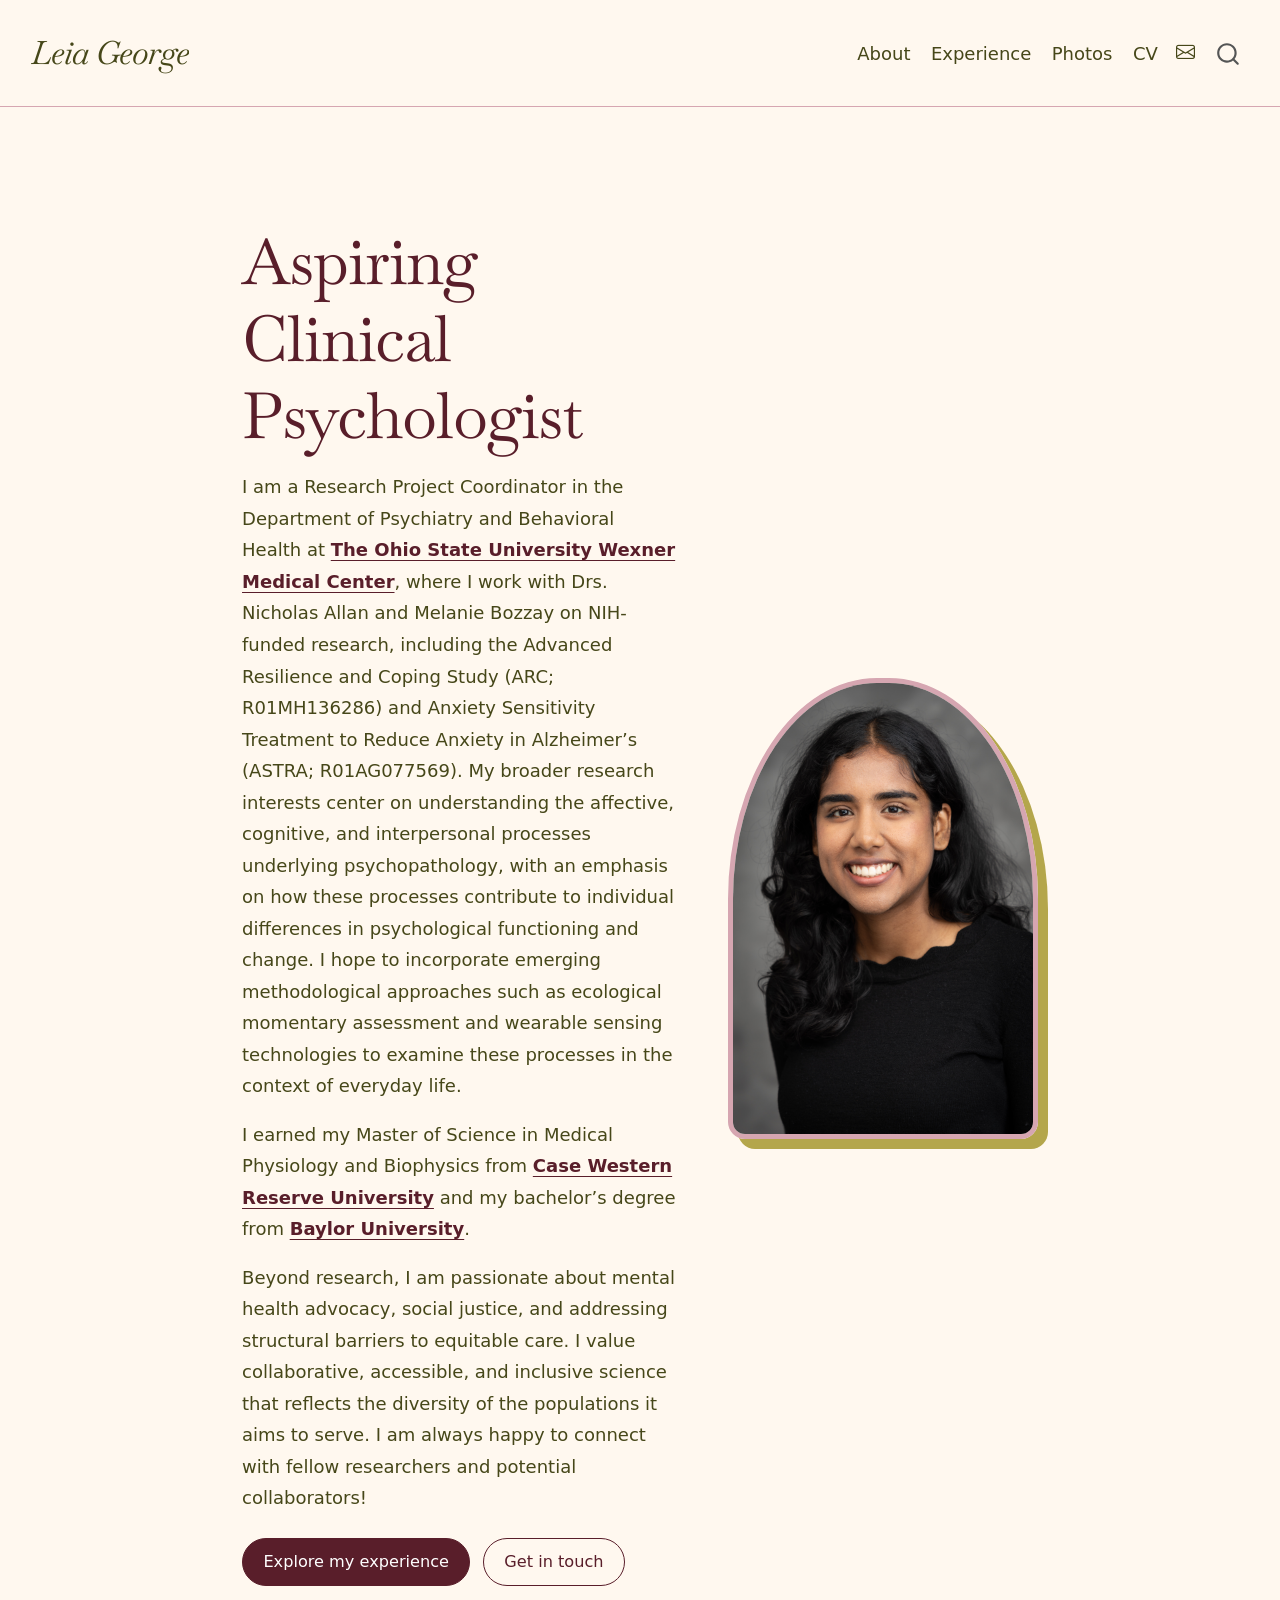
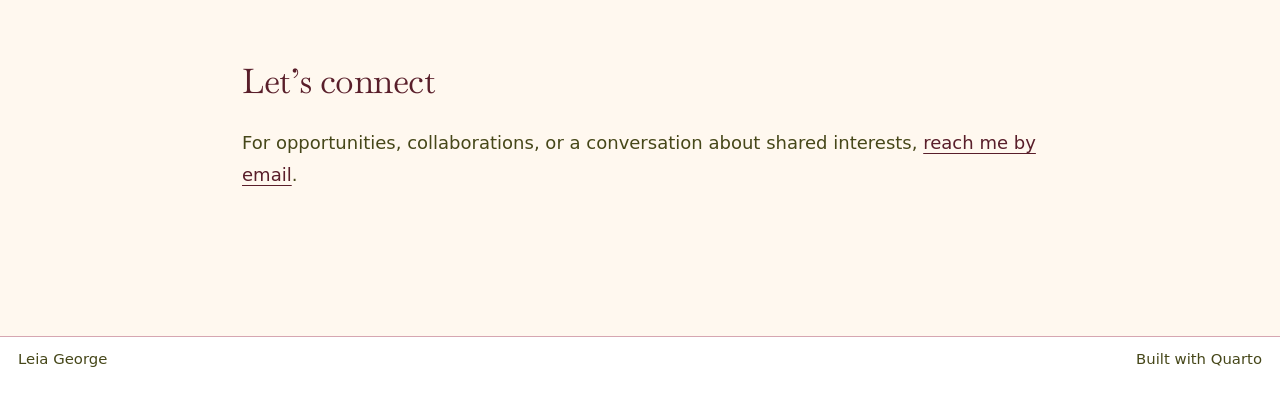
<file: docs/index.html>
<!DOCTYPE html>
<html xmlns="http://www.w3.org/1999/xhtml" lang="en" xml:lang="en"><head>

<meta charset="utf-8">
<meta name="generator" content="quarto-1.4.555">

<meta name="viewport" content="width=device-width, initial-scale=1.0, user-scalable=yes">


<title>Leia George | Clinical care &amp; mental health research</title>
<style>
code{white-space: pre-wrap;}
span.smallcaps{font-variant: small-caps;}
div.columns{display: flex; gap: min(4vw, 1.5em);}
div.column{flex: auto; overflow-x: auto;}
div.hanging-indent{margin-left: 1.5em; text-indent: -1.5em;}
ul.task-list{list-style: none;}
ul.task-list li input[type="checkbox"] {
  width: 0.8em;
  margin: 0 0.8em 0.2em -1em; /* quarto-specific, see https://github.com/quarto-dev/quarto-cli/issues/4556 */ 
  vertical-align: middle;
}
</style>


<script src="site_libs/quarto-nav/quarto-nav.js"></script>
<script src="site_libs/quarto-nav/headroom.min.js"></script>
<script src="site_libs/clipboard/clipboard.min.js"></script>
<script src="site_libs/quarto-search/autocomplete.umd.js"></script>
<script src="site_libs/quarto-search/fuse.min.js"></script>
<script src="site_libs/quarto-search/quarto-search.js"></script>
<meta name="quarto:offset" content="./">
<script src="site_libs/quarto-html/quarto.js"></script>
<script src="site_libs/quarto-html/popper.min.js"></script>
<script src="site_libs/quarto-html/tippy.umd.min.js"></script>
<script src="site_libs/quarto-html/anchor.min.js"></script>
<link href="site_libs/quarto-html/tippy.css" rel="stylesheet">
<link href="site_libs/quarto-html/quarto-syntax-highlighting.css" rel="stylesheet" id="quarto-text-highlighting-styles">
<script src="site_libs/bootstrap/bootstrap.min.js"></script>
<link href="site_libs/bootstrap/bootstrap-icons.css" rel="stylesheet">
<link href="site_libs/bootstrap/bootstrap.min.css" rel="stylesheet" id="quarto-bootstrap" data-mode="light">
<script id="quarto-search-options" type="application/json">{
  "location": "navbar",
  "copy-button": false,
  "collapse-after": 3,
  "panel-placement": "end",
  "type": "overlay",
  "limit": 50,
  "keyboard-shortcut": [
    "f",
    "/",
    "s"
  ],
  "show-item-context": false,
  "language": {
    "search-no-results-text": "No results",
    "search-matching-documents-text": "matching documents",
    "search-copy-link-title": "Copy link to search",
    "search-hide-matches-text": "Hide additional matches",
    "search-more-match-text": "more match in this document",
    "search-more-matches-text": "more matches in this document",
    "search-clear-button-title": "Clear",
    "search-text-placeholder": "",
    "search-detached-cancel-button-title": "Cancel",
    "search-submit-button-title": "Submit",
    "search-label": "Search"
  }
}</script>
<style>html{ scroll-behavior: smooth; }</style>


<link rel="stylesheet" href="portfolio-upright.css">
</head>

<body class="nav-fixed fullcontent">

<div id="quarto-search-results"></div>
  <header id="quarto-header" class="headroom fixed-top">
    <nav class="navbar navbar-expand-lg " data-bs-theme="dark">
      <div class="navbar-container container-fluid">
      <div class="navbar-brand-container mx-auto">
    <a class="navbar-brand" href="./index.html">
    <span class="navbar-title">Leia George</span>
    </a>
  </div>
            <div id="quarto-search" class="" title="Search"></div>
          <button class="navbar-toggler" type="button" data-bs-toggle="collapse" data-bs-target="#navbarCollapse" aria-controls="navbarCollapse" aria-expanded="false" aria-label="Toggle navigation" onclick="if (window.quartoToggleHeadroom) { window.quartoToggleHeadroom(); }">
  <span class="navbar-toggler-icon"></span>
</button>
          <div class="collapse navbar-collapse" id="navbarCollapse">
            <ul class="navbar-nav navbar-nav-scroll ms-auto">
  <li class="nav-item">
    <a class="nav-link" href="./index.html?v=site-upright-20261105"> 
<span class="menu-text">About</span></a>
  </li>  
  <li class="nav-item">
    <a class="nav-link" href="./experience.html?v=site-upright-20261105"> 
<span class="menu-text">Experience</span></a>
  </li>  
  <li class="nav-item">
    <a class="nav-link" href="./photos.html?v=site-upright-20261105"> 
<span class="menu-text">Photos</span></a>
  </li>  
  <li class="nav-item">
    <a class="nav-link" href="./cv.html?v=site-upright-20261105"> 
<span class="menu-text">CV</span></a>
  </li>  
  <li class="nav-item compact">
    <a class="nav-link" href="mailto:Leia.george@osumc.edu"> <i class="bi bi-envelope" role="img" aria-label="Email Leia">
</i> 
<span class="menu-text"></span></a>
  </li>  
</ul>
          </div> <!-- /navcollapse -->
          <div class="quarto-navbar-tools">
</div>
      </div> <!-- /container-fluid -->
    </nav>
</header>
<!-- content -->
<div id="quarto-content" class="quarto-container page-columns page-rows-contents page-layout-article page-navbar">
<!-- sidebar -->
<!-- margin-sidebar -->
    
<!-- main -->
<main class="content" id="quarto-document-content">

<header id="title-block-header" class="quarto-title-block default">
<div class="quarto-title">
<h1 class="title">Leia George</h1>
</div>



<div class="quarto-title-meta">

    
  
    
  </div>
  


</header>


<div class="portfolio-hero">
<section id="aspiring-clinical-psychologist" class="level1 hero-copy">
<h1>Aspiring Clinical Psychologist</h1>
<p>I am a Research Project Coordinator in the Department of Psychiatry and Behavioral Health at <a href="https://wexnermedical.osu.edu/"><strong>The Ohio State University Wexner Medical Center</strong></a>, where I work with Drs. Nicholas Allan and Melanie Bozzay on NIH-funded research, including the Advanced Resilience and Coping Study (ARC; R01MH136286) and Anxiety Sensitivity Treatment to Reduce Anxiety in Alzheimer’s (ASTRA; R01AG077569). My broader research interests center on understanding the affective, cognitive, and interpersonal processes underlying psychopathology, with an emphasis on how these processes contribute to individual differences in psychological functioning and change. I hope to incorporate emerging methodological approaches such as ecological momentary assessment and wearable sensing technologies to examine these processes in the context of everyday life.</p>
<p>I earned my Master of Science in Medical Physiology and Biophysics from <a href="https://case.edu/"><strong>Case Western Reserve University</strong></a> and my bachelor’s degree from <a href="https://www.baylor.edu/"><strong>Baylor University</strong></a>.</p>
<p>Beyond research, I am passionate about mental health advocacy, social justice, and addressing structural barriers to equitable care. I value collaborative, accessible, and inclusive science that reflects the diversity of the populations it aims to serve. I am always happy to connect with fellow researchers and potential collaborators!</p>
<p><a href="experience.html?v=site-upright-20261105" class="btn btn-primary">Explore my experience</a> <a href="mailto:Leia.george@osumc.edu" class="btn btn-outline-primary">Get in touch</a></p>
</section>
<div class="hero-photo">
<p><img src="assets/headshot.jpg" class="img-fluid" alt="Portrait of Leia George"></p>
</div>
</div>
<section id="lets-connect" class="level2">
<h2 class="anchored" data-anchor-id="lets-connect">Let’s connect</h2>
<p>For opportunities, collaborations, or a conversation about shared interests, <a href="mailto:Leia.george@osumc.edu">reach me by email</a>.</p>


</section>

</main> <!-- /main -->
<script id="quarto-html-after-body" type="application/javascript">
window.document.addEventListener("DOMContentLoaded", function (event) {
  const toggleBodyColorMode = (bsSheetEl) => {
    const mode = bsSheetEl.getAttribute("data-mode");
    const bodyEl = window.document.querySelector("body");
    if (mode === "dark") {
      bodyEl.classList.add("quarto-dark");
      bodyEl.classList.remove("quarto-light");
    } else {
      bodyEl.classList.add("quarto-light");
      bodyEl.classList.remove("quarto-dark");
    }
  }
  const toggleBodyColorPrimary = () => {
    const bsSheetEl = window.document.querySelector("link#quarto-bootstrap");
    if (bsSheetEl) {
      toggleBodyColorMode(bsSheetEl);
    }
  }
  toggleBodyColorPrimary();  
  const icon = "";
  const anchorJS = new window.AnchorJS();
  anchorJS.options = {
    placement: 'right',
    icon: icon
  };
  anchorJS.add('.anchored');
  const isCodeAnnotation = (el) => {
    for (const clz of el.classList) {
      if (clz.startsWith('code-annotation-')) {                     
        return true;
      }
    }
    return false;
  }
  const clipboard = new window.ClipboardJS('.code-copy-button', {
    text: function(trigger) {
      const codeEl = trigger.previousElementSibling.cloneNode(true);
      for (const childEl of codeEl.children) {
        if (isCodeAnnotation(childEl)) {
          childEl.remove();
        }
      }
      return codeEl.innerText;
    }
  });
  clipboard.on('success', function(e) {
    // button target
    const button = e.trigger;
    // don't keep focus
    button.blur();
    // flash "checked"
    button.classList.add('code-copy-button-checked');
    var currentTitle = button.getAttribute("title");
    button.setAttribute("title", "Copied!");
    let tooltip;
    if (window.bootstrap) {
      button.setAttribute("data-bs-toggle", "tooltip");
      button.setAttribute("data-bs-placement", "left");
      button.setAttribute("data-bs-title", "Copied!");
      tooltip = new bootstrap.Tooltip(button, 
        { trigger: "manual", 
          customClass: "code-copy-button-tooltip",
          offset: [0, -8]});
      tooltip.show();    
    }
    setTimeout(function() {
      if (tooltip) {
        tooltip.hide();
        button.removeAttribute("data-bs-title");
        button.removeAttribute("data-bs-toggle");
        button.removeAttribute("data-bs-placement");
      }
      button.setAttribute("title", currentTitle);
      button.classList.remove('code-copy-button-checked');
    }, 1000);
    // clear code selection
    e.clearSelection();
  });
    var localhostRegex = new RegExp(/^(?:http|https):\/\/localhost\:?[0-9]*\//);
    var mailtoRegex = new RegExp(/^mailto:/);
      var filterRegex = new RegExp('/' + window.location.host + '/');
    var isInternal = (href) => {
        return filterRegex.test(href) || localhostRegex.test(href) || mailtoRegex.test(href);
    }
    // Inspect non-navigation links and adorn them if external
 	var links = window.document.querySelectorAll('a[href]:not(.nav-link):not(.navbar-brand):not(.toc-action):not(.sidebar-link):not(.sidebar-item-toggle):not(.pagination-link):not(.no-external):not([aria-hidden]):not(.dropdown-item):not(.quarto-navigation-tool)');
    for (var i=0; i<links.length; i++) {
      const link = links[i];
      if (!isInternal(link.href)) {
        // undo the damage that might have been done by quarto-nav.js in the case of
        // links that we want to consider external
        if (link.dataset.originalHref !== undefined) {
          link.href = link.dataset.originalHref;
        }
      }
    }
  function tippyHover(el, contentFn, onTriggerFn, onUntriggerFn) {
    const config = {
      allowHTML: true,
      maxWidth: 500,
      delay: 100,
      arrow: false,
      appendTo: function(el) {
          return el.parentElement;
      },
      interactive: true,
      interactiveBorder: 10,
      theme: 'quarto',
      placement: 'bottom-start',
    };
    if (contentFn) {
      config.content = contentFn;
    }
    if (onTriggerFn) {
      config.onTrigger = onTriggerFn;
    }
    if (onUntriggerFn) {
      config.onUntrigger = onUntriggerFn;
    }
    window.tippy(el, config); 
  }
  const noterefs = window.document.querySelectorAll('a[role="doc-noteref"]');
  for (var i=0; i<noterefs.length; i++) {
    const ref = noterefs[i];
    tippyHover(ref, function() {
      // use id or data attribute instead here
      let href = ref.getAttribute('data-footnote-href') || ref.getAttribute('href');
      try { href = new URL(href).hash; } catch {}
      const id = href.replace(/^#\/?/, "");
      const note = window.document.getElementById(id);
      if (note) {
        return note.innerHTML;
      } else {
        return "";
      }
    });
  }
  const xrefs = window.document.querySelectorAll('a.quarto-xref');
  const processXRef = (id, note) => {
    // Strip column container classes
    const stripColumnClz = (el) => {
      el.classList.remove("page-full", "page-columns");
      if (el.children) {
        for (const child of el.children) {
          stripColumnClz(child);
        }
      }
    }
    stripColumnClz(note)
    if (id === null || id.startsWith('sec-')) {
      // Special case sections, only their first couple elements
      const container = document.createElement("div");
      if (note.children && note.children.length > 2) {
        container.appendChild(note.children[0].cloneNode(true));
        for (let i = 1; i < note.children.length; i++) {
          const child = note.children[i];
          if (child.tagName === "P" && child.innerText === "") {
            continue;
          } else {
            container.appendChild(child.cloneNode(true));
            break;
          }
        }
        if (window.Quarto?.typesetMath) {
          window.Quarto.typesetMath(container);
        }
        return container.innerHTML
      } else {
        if (window.Quarto?.typesetMath) {
          window.Quarto.typesetMath(note);
        }
        return note.innerHTML;
      }
    } else {
      // Remove any anchor links if they are present
      const anchorLink = note.querySelector('a.anchorjs-link');
      if (anchorLink) {
        anchorLink.remove();
      }
      if (window.Quarto?.typesetMath) {
        window.Quarto.typesetMath(note);
      }
      // TODO in 1.5, we should make sure this works without a callout special case
      if (note.classList.contains("callout")) {
        return note.outerHTML;
      } else {
        return note.innerHTML;
      }
    }
  }
  for (var i=0; i<xrefs.length; i++) {
    const xref = xrefs[i];
    tippyHover(xref, undefined, function(instance) {
      instance.disable();
      let url = xref.getAttribute('href');
      let hash = undefined; 
      if (url.startsWith('#')) {
        hash = url;
      } else {
        try { hash = new URL(url).hash; } catch {}
      }
      if (hash) {
        const id = hash.replace(/^#\/?/, "");
        const note = window.document.getElementById(id);
        if (note !== null) {
          try {
            const html = processXRef(id, note.cloneNode(true));
            instance.setContent(html);
          } finally {
            instance.enable();
            instance.show();
          }
        } else {
          // See if we can fetch this
          fetch(url.split('#')[0])
          .then(res => res.text())
          .then(html => {
            const parser = new DOMParser();
            const htmlDoc = parser.parseFromString(html, "text/html");
            const note = htmlDoc.getElementById(id);
            if (note !== null) {
              const html = processXRef(id, note);
              instance.setContent(html);
            } 
          }).finally(() => {
            instance.enable();
            instance.show();
          });
        }
      } else {
        // See if we can fetch a full url (with no hash to target)
        // This is a special case and we should probably do some content thinning / targeting
        fetch(url)
        .then(res => res.text())
        .then(html => {
          const parser = new DOMParser();
          const htmlDoc = parser.parseFromString(html, "text/html");
          const note = htmlDoc.querySelector('main.content');
          if (note !== null) {
            // This should only happen for chapter cross references
            // (since there is no id in the URL)
            // remove the first header
            if (note.children.length > 0 && note.children[0].tagName === "HEADER") {
              note.children[0].remove();
            }
            const html = processXRef(null, note);
            instance.setContent(html);
          } 
        }).finally(() => {
          instance.enable();
          instance.show();
        });
      }
    }, function(instance) {
    });
  }
      let selectedAnnoteEl;
      const selectorForAnnotation = ( cell, annotation) => {
        let cellAttr = 'data-code-cell="' + cell + '"';
        let lineAttr = 'data-code-annotation="' +  annotation + '"';
        const selector = 'span[' + cellAttr + '][' + lineAttr + ']';
        return selector;
      }
      const selectCodeLines = (annoteEl) => {
        const doc = window.document;
        const targetCell = annoteEl.getAttribute("data-target-cell");
        const targetAnnotation = annoteEl.getAttribute("data-target-annotation");
        const annoteSpan = window.document.querySelector(selectorForAnnotation(targetCell, targetAnnotation));
        const lines = annoteSpan.getAttribute("data-code-lines").split(",");
        const lineIds = lines.map((line) => {
          return targetCell + "-" + line;
        })
        let top = null;
        let height = null;
        let parent = null;
        if (lineIds.length > 0) {
            //compute the position of the single el (top and bottom and make a div)
            const el = window.document.getElementById(lineIds[0]);
            top = el.offsetTop;
            height = el.offsetHeight;
            parent = el.parentElement.parentElement;
          if (lineIds.length > 1) {
            const lastEl = window.document.getElementById(lineIds[lineIds.length - 1]);
            const bottom = lastEl.offsetTop + lastEl.offsetHeight;
            height = bottom - top;
          }
          if (top !== null && height !== null && parent !== null) {
            // cook up a div (if necessary) and position it 
            let div = window.document.getElementById("code-annotation-line-highlight");
            if (div === null) {
              div = window.document.createElement("div");
              div.setAttribute("id", "code-annotation-line-highlight");
              div.style.position = 'absolute';
              parent.appendChild(div);
            }
            div.style.top = top - 2 + "px";
            div.style.height = height + 4 + "px";
            div.style.left = 0;
            let gutterDiv = window.document.getElementById("code-annotation-line-highlight-gutter");
            if (gutterDiv === null) {
              gutterDiv = window.document.createElement("div");
              gutterDiv.setAttribute("id", "code-annotation-line-highlight-gutter");
              gutterDiv.style.position = 'absolute';
              const codeCell = window.document.getElementById(targetCell);
              const gutter = codeCell.querySelector('.code-annotation-gutter');
              gutter.appendChild(gutterDiv);
            }
            gutterDiv.style.top = top - 2 + "px";
            gutterDiv.style.height = height + 4 + "px";
          }
          selectedAnnoteEl = annoteEl;
        }
      };
      const unselectCodeLines = () => {
        const elementsIds = ["code-annotation-line-highlight", "code-annotation-line-highlight-gutter"];
        elementsIds.forEach((elId) => {
          const div = window.document.getElementById(elId);
          if (div) {
            div.remove();
          }
        });
        selectedAnnoteEl = undefined;
      };
        // Handle positioning of the toggle
    window.addEventListener(
      "resize",
      throttle(() => {
        elRect = undefined;
        if (selectedAnnoteEl) {
          selectCodeLines(selectedAnnoteEl);
        }
      }, 10)
    );
    function throttle(fn, ms) {
    let throttle = false;
    let timer;
      return (...args) => {
        if(!throttle) { // first call gets through
            fn.apply(this, args);
            throttle = true;
        } else { // all the others get throttled
            if(timer) clearTimeout(timer); // cancel #2
            timer = setTimeout(() => {
              fn.apply(this, args);
              timer = throttle = false;
            }, ms);
        }
      };
    }
      // Attach click handler to the DT
      const annoteDls = window.document.querySelectorAll('dt[data-target-cell]');
      for (const annoteDlNode of annoteDls) {
        annoteDlNode.addEventListener('click', (event) => {
          const clickedEl = event.target;
          if (clickedEl !== selectedAnnoteEl) {
            unselectCodeLines();
            const activeEl = window.document.querySelector('dt[data-target-cell].code-annotation-active');
            if (activeEl) {
              activeEl.classList.remove('code-annotation-active');
            }
            selectCodeLines(clickedEl);
            clickedEl.classList.add('code-annotation-active');
          } else {
            // Unselect the line
            unselectCodeLines();
            clickedEl.classList.remove('code-annotation-active');
          }
        });
      }
  const findCites = (el) => {
    const parentEl = el.parentElement;
    if (parentEl) {
      const cites = parentEl.dataset.cites;
      if (cites) {
        return {
          el,
          cites: cites.split(' ')
        };
      } else {
        return findCites(el.parentElement)
      }
    } else {
      return undefined;
    }
  };
  var bibliorefs = window.document.querySelectorAll('a[role="doc-biblioref"]');
  for (var i=0; i<bibliorefs.length; i++) {
    const ref = bibliorefs[i];
    const citeInfo = findCites(ref);
    if (citeInfo) {
      tippyHover(citeInfo.el, function() {
        var popup = window.document.createElement('div');
        citeInfo.cites.forEach(function(cite) {
          var citeDiv = window.document.createElement('div');
          citeDiv.classList.add('hanging-indent');
          citeDiv.classList.add('csl-entry');
          var biblioDiv = window.document.getElementById('ref-' + cite);
          if (biblioDiv) {
            citeDiv.innerHTML = biblioDiv.innerHTML;
          }
          popup.appendChild(citeDiv);
        });
        return popup.innerHTML;
      });
    }
  }
});
</script>
</div> <!-- /content -->
<footer class="footer">
  <div class="nav-footer">
    <div class="nav-footer-left">
<p>Leia George</p>
</div>   
    <div class="nav-footer-center">
      &nbsp;
    </div>
    <div class="nav-footer-right">
<p>Built with Quarto</p>
</div>
  </div>
</footer>




<script src="site_libs/quarto-html/zenscroll-min.js"></script>
</body></html>
</file>
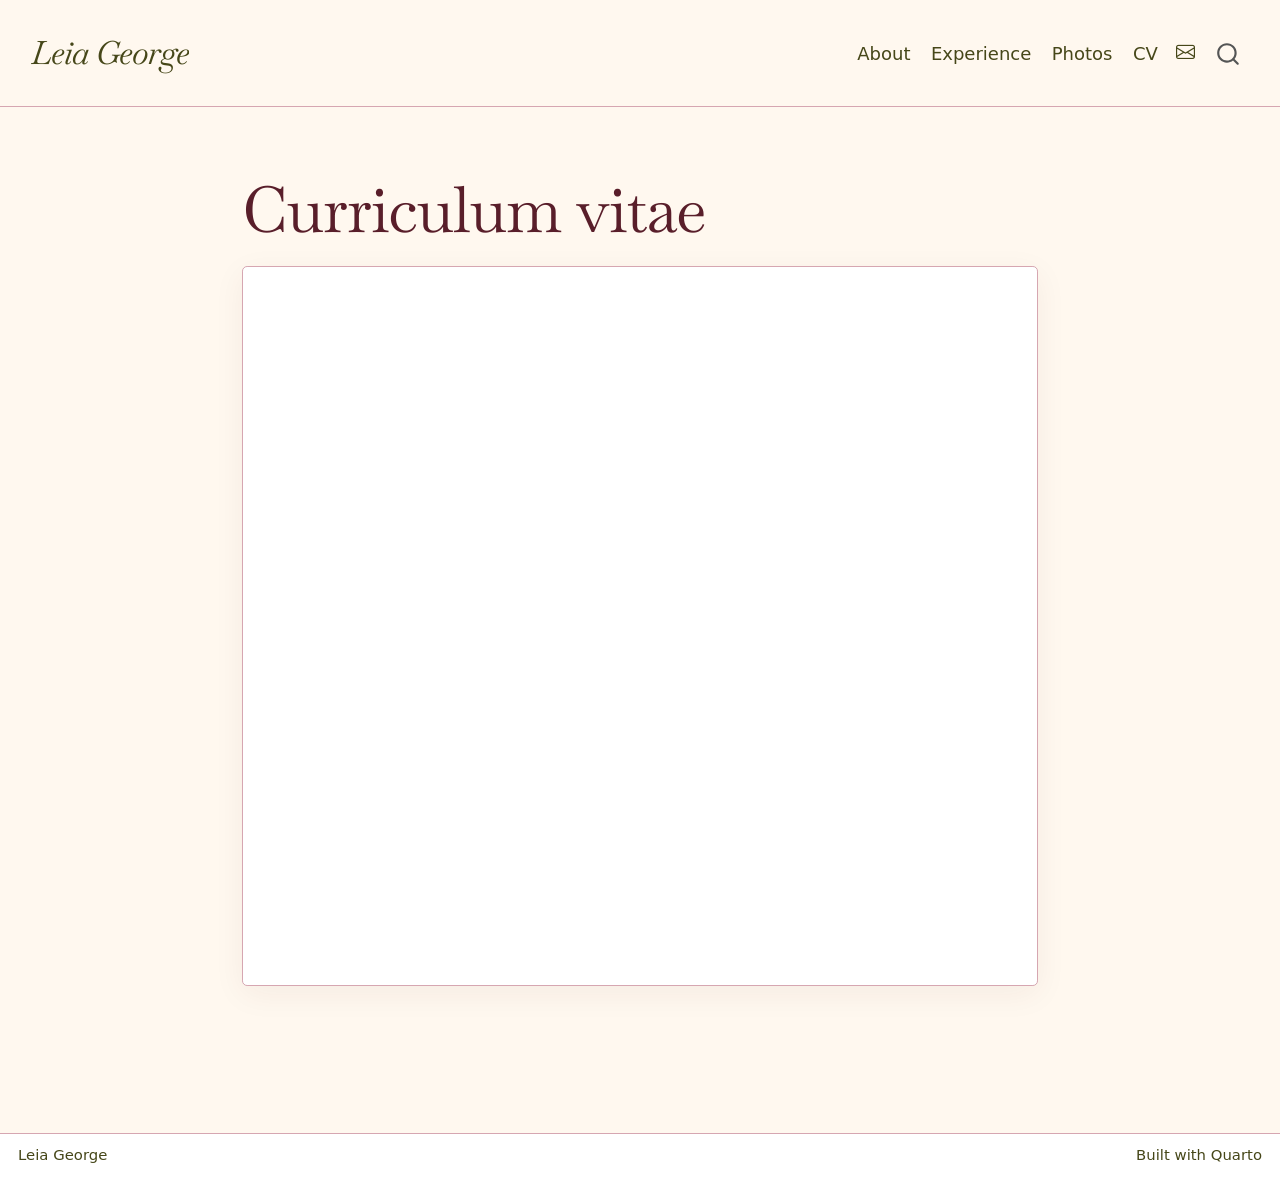
<file: docs/cv.html>
<!DOCTYPE html>
<html xmlns="http://www.w3.org/1999/xhtml" lang="en" xml:lang="en"><head>

<meta charset="utf-8">
<meta name="generator" content="quarto-1.4.555">

<meta name="viewport" content="width=device-width, initial-scale=1.0, user-scalable=yes">


<title>Leia George - Curriculum vitae</title>
<style>
code{white-space: pre-wrap;}
span.smallcaps{font-variant: small-caps;}
div.columns{display: flex; gap: min(4vw, 1.5em);}
div.column{flex: auto; overflow-x: auto;}
div.hanging-indent{margin-left: 1.5em; text-indent: -1.5em;}
ul.task-list{list-style: none;}
ul.task-list li input[type="checkbox"] {
  width: 0.8em;
  margin: 0 0.8em 0.2em -1em; /* quarto-specific, see https://github.com/quarto-dev/quarto-cli/issues/4556 */ 
  vertical-align: middle;
}
</style>


<script src="site_libs/quarto-nav/quarto-nav.js"></script>
<script src="site_libs/quarto-nav/headroom.min.js"></script>
<script src="site_libs/clipboard/clipboard.min.js"></script>
<script src="site_libs/quarto-search/autocomplete.umd.js"></script>
<script src="site_libs/quarto-search/fuse.min.js"></script>
<script src="site_libs/quarto-search/quarto-search.js"></script>
<meta name="quarto:offset" content="./">
<script src="site_libs/quarto-html/quarto.js"></script>
<script src="site_libs/quarto-html/popper.min.js"></script>
<script src="site_libs/quarto-html/tippy.umd.min.js"></script>
<script src="site_libs/quarto-html/anchor.min.js"></script>
<link href="site_libs/quarto-html/tippy.css" rel="stylesheet">
<link href="site_libs/quarto-html/quarto-syntax-highlighting.css" rel="stylesheet" id="quarto-text-highlighting-styles">
<script src="site_libs/bootstrap/bootstrap.min.js"></script>
<link href="site_libs/bootstrap/bootstrap-icons.css" rel="stylesheet">
<link href="site_libs/bootstrap/bootstrap.min.css" rel="stylesheet" id="quarto-bootstrap" data-mode="light">
<script id="quarto-search-options" type="application/json">{
  "location": "navbar",
  "copy-button": false,
  "collapse-after": 3,
  "panel-placement": "end",
  "type": "overlay",
  "limit": 50,
  "keyboard-shortcut": [
    "f",
    "/",
    "s"
  ],
  "show-item-context": false,
  "language": {
    "search-no-results-text": "No results",
    "search-matching-documents-text": "matching documents",
    "search-copy-link-title": "Copy link to search",
    "search-hide-matches-text": "Hide additional matches",
    "search-more-match-text": "more match in this document",
    "search-more-matches-text": "more matches in this document",
    "search-clear-button-title": "Clear",
    "search-text-placeholder": "",
    "search-detached-cancel-button-title": "Cancel",
    "search-submit-button-title": "Submit",
    "search-label": "Search"
  }
}</script>
<style>html{ scroll-behavior: smooth; }</style>


<link rel="stylesheet" href="portfolio-upright.css">
</head>

<body class="nav-fixed fullcontent">

<div id="quarto-search-results"></div>
  <header id="quarto-header" class="headroom fixed-top">
    <nav class="navbar navbar-expand-lg " data-bs-theme="dark">
      <div class="navbar-container container-fluid">
      <div class="navbar-brand-container mx-auto">
    <a class="navbar-brand" href="./index.html">
    <span class="navbar-title">Leia George</span>
    </a>
  </div>
            <div id="quarto-search" class="" title="Search"></div>
          <button class="navbar-toggler" type="button" data-bs-toggle="collapse" data-bs-target="#navbarCollapse" aria-controls="navbarCollapse" aria-expanded="false" aria-label="Toggle navigation" onclick="if (window.quartoToggleHeadroom) { window.quartoToggleHeadroom(); }">
  <span class="navbar-toggler-icon"></span>
</button>
          <div class="collapse navbar-collapse" id="navbarCollapse">
            <ul class="navbar-nav navbar-nav-scroll ms-auto">
  <li class="nav-item">
    <a class="nav-link" href="./index.html?v=site-upright-20261105"> 
<span class="menu-text">About</span></a>
  </li>  
  <li class="nav-item">
    <a class="nav-link" href="./experience.html?v=site-upright-20261105"> 
<span class="menu-text">Experience</span></a>
  </li>  
  <li class="nav-item">
    <a class="nav-link" href="./photos.html?v=site-upright-20261105"> 
<span class="menu-text">Photos</span></a>
  </li>  
  <li class="nav-item">
    <a class="nav-link" href="./cv.html?v=site-upright-20261105"> 
<span class="menu-text">CV</span></a>
  </li>  
  <li class="nav-item compact">
    <a class="nav-link" href="mailto:Leia.george@osumc.edu"> <i class="bi bi-envelope" role="img" aria-label="Email Leia">
</i> 
<span class="menu-text"></span></a>
  </li>  
</ul>
          </div> <!-- /navcollapse -->
          <div class="quarto-navbar-tools">
</div>
      </div> <!-- /container-fluid -->
    </nav>
</header>
<!-- content -->
<div id="quarto-content" class="quarto-container page-columns page-rows-contents page-layout-article page-navbar">
<!-- sidebar -->
<!-- margin-sidebar -->
    
<!-- main -->
<main class="content" id="quarto-document-content">

<header id="title-block-header" class="quarto-title-block default">
<div class="quarto-title">
<h1 class="title">Curriculum vitae</h1>
</div>



<div class="quarto-title-meta">

    
  
    
  </div>
  


</header>


<iframe class="cv-viewer" src="assets/leia-george-cv.pdf#toolbar=0&amp;navpanes=0&amp;view=FitH" title="Leia George's curriculum vitae" loading="lazy"></iframe>



</main> <!-- /main -->
<script id="quarto-html-after-body" type="application/javascript">
window.document.addEventListener("DOMContentLoaded", function (event) {
  const toggleBodyColorMode = (bsSheetEl) => {
    const mode = bsSheetEl.getAttribute("data-mode");
    const bodyEl = window.document.querySelector("body");
    if (mode === "dark") {
      bodyEl.classList.add("quarto-dark");
      bodyEl.classList.remove("quarto-light");
    } else {
      bodyEl.classList.add("quarto-light");
      bodyEl.classList.remove("quarto-dark");
    }
  }
  const toggleBodyColorPrimary = () => {
    const bsSheetEl = window.document.querySelector("link#quarto-bootstrap");
    if (bsSheetEl) {
      toggleBodyColorMode(bsSheetEl);
    }
  }
  toggleBodyColorPrimary();  
  const icon = "";
  const anchorJS = new window.AnchorJS();
  anchorJS.options = {
    placement: 'right',
    icon: icon
  };
  anchorJS.add('.anchored');
  const isCodeAnnotation = (el) => {
    for (const clz of el.classList) {
      if (clz.startsWith('code-annotation-')) {                     
        return true;
      }
    }
    return false;
  }
  const clipboard = new window.ClipboardJS('.code-copy-button', {
    text: function(trigger) {
      const codeEl = trigger.previousElementSibling.cloneNode(true);
      for (const childEl of codeEl.children) {
        if (isCodeAnnotation(childEl)) {
          childEl.remove();
        }
      }
      return codeEl.innerText;
    }
  });
  clipboard.on('success', function(e) {
    // button target
    const button = e.trigger;
    // don't keep focus
    button.blur();
    // flash "checked"
    button.classList.add('code-copy-button-checked');
    var currentTitle = button.getAttribute("title");
    button.setAttribute("title", "Copied!");
    let tooltip;
    if (window.bootstrap) {
      button.setAttribute("data-bs-toggle", "tooltip");
      button.setAttribute("data-bs-placement", "left");
      button.setAttribute("data-bs-title", "Copied!");
      tooltip = new bootstrap.Tooltip(button, 
        { trigger: "manual", 
          customClass: "code-copy-button-tooltip",
          offset: [0, -8]});
      tooltip.show();    
    }
    setTimeout(function() {
      if (tooltip) {
        tooltip.hide();
        button.removeAttribute("data-bs-title");
        button.removeAttribute("data-bs-toggle");
        button.removeAttribute("data-bs-placement");
      }
      button.setAttribute("title", currentTitle);
      button.classList.remove('code-copy-button-checked');
    }, 1000);
    // clear code selection
    e.clearSelection();
  });
    var localhostRegex = new RegExp(/^(?:http|https):\/\/localhost\:?[0-9]*\//);
    var mailtoRegex = new RegExp(/^mailto:/);
      var filterRegex = new RegExp('/' + window.location.host + '/');
    var isInternal = (href) => {
        return filterRegex.test(href) || localhostRegex.test(href) || mailtoRegex.test(href);
    }
    // Inspect non-navigation links and adorn them if external
 	var links = window.document.querySelectorAll('a[href]:not(.nav-link):not(.navbar-brand):not(.toc-action):not(.sidebar-link):not(.sidebar-item-toggle):not(.pagination-link):not(.no-external):not([aria-hidden]):not(.dropdown-item):not(.quarto-navigation-tool)');
    for (var i=0; i<links.length; i++) {
      const link = links[i];
      if (!isInternal(link.href)) {
        // undo the damage that might have been done by quarto-nav.js in the case of
        // links that we want to consider external
        if (link.dataset.originalHref !== undefined) {
          link.href = link.dataset.originalHref;
        }
      }
    }
  function tippyHover(el, contentFn, onTriggerFn, onUntriggerFn) {
    const config = {
      allowHTML: true,
      maxWidth: 500,
      delay: 100,
      arrow: false,
      appendTo: function(el) {
          return el.parentElement;
      },
      interactive: true,
      interactiveBorder: 10,
      theme: 'quarto',
      placement: 'bottom-start',
    };
    if (contentFn) {
      config.content = contentFn;
    }
    if (onTriggerFn) {
      config.onTrigger = onTriggerFn;
    }
    if (onUntriggerFn) {
      config.onUntrigger = onUntriggerFn;
    }
    window.tippy(el, config); 
  }
  const noterefs = window.document.querySelectorAll('a[role="doc-noteref"]');
  for (var i=0; i<noterefs.length; i++) {
    const ref = noterefs[i];
    tippyHover(ref, function() {
      // use id or data attribute instead here
      let href = ref.getAttribute('data-footnote-href') || ref.getAttribute('href');
      try { href = new URL(href).hash; } catch {}
      const id = href.replace(/^#\/?/, "");
      const note = window.document.getElementById(id);
      if (note) {
        return note.innerHTML;
      } else {
        return "";
      }
    });
  }
  const xrefs = window.document.querySelectorAll('a.quarto-xref');
  const processXRef = (id, note) => {
    // Strip column container classes
    const stripColumnClz = (el) => {
      el.classList.remove("page-full", "page-columns");
      if (el.children) {
        for (const child of el.children) {
          stripColumnClz(child);
        }
      }
    }
    stripColumnClz(note)
    if (id === null || id.startsWith('sec-')) {
      // Special case sections, only their first couple elements
      const container = document.createElement("div");
      if (note.children && note.children.length > 2) {
        container.appendChild(note.children[0].cloneNode(true));
        for (let i = 1; i < note.children.length; i++) {
          const child = note.children[i];
          if (child.tagName === "P" && child.innerText === "") {
            continue;
          } else {
            container.appendChild(child.cloneNode(true));
            break;
          }
        }
        if (window.Quarto?.typesetMath) {
          window.Quarto.typesetMath(container);
        }
        return container.innerHTML
      } else {
        if (window.Quarto?.typesetMath) {
          window.Quarto.typesetMath(note);
        }
        return note.innerHTML;
      }
    } else {
      // Remove any anchor links if they are present
      const anchorLink = note.querySelector('a.anchorjs-link');
      if (anchorLink) {
        anchorLink.remove();
      }
      if (window.Quarto?.typesetMath) {
        window.Quarto.typesetMath(note);
      }
      // TODO in 1.5, we should make sure this works without a callout special case
      if (note.classList.contains("callout")) {
        return note.outerHTML;
      } else {
        return note.innerHTML;
      }
    }
  }
  for (var i=0; i<xrefs.length; i++) {
    const xref = xrefs[i];
    tippyHover(xref, undefined, function(instance) {
      instance.disable();
      let url = xref.getAttribute('href');
      let hash = undefined; 
      if (url.startsWith('#')) {
        hash = url;
      } else {
        try { hash = new URL(url).hash; } catch {}
      }
      if (hash) {
        const id = hash.replace(/^#\/?/, "");
        const note = window.document.getElementById(id);
        if (note !== null) {
          try {
            const html = processXRef(id, note.cloneNode(true));
            instance.setContent(html);
          } finally {
            instance.enable();
            instance.show();
          }
        } else {
          // See if we can fetch this
          fetch(url.split('#')[0])
          .then(res => res.text())
          .then(html => {
            const parser = new DOMParser();
            const htmlDoc = parser.parseFromString(html, "text/html");
            const note = htmlDoc.getElementById(id);
            if (note !== null) {
              const html = processXRef(id, note);
              instance.setContent(html);
            } 
          }).finally(() => {
            instance.enable();
            instance.show();
          });
        }
      } else {
        // See if we can fetch a full url (with no hash to target)
        // This is a special case and we should probably do some content thinning / targeting
        fetch(url)
        .then(res => res.text())
        .then(html => {
          const parser = new DOMParser();
          const htmlDoc = parser.parseFromString(html, "text/html");
          const note = htmlDoc.querySelector('main.content');
          if (note !== null) {
            // This should only happen for chapter cross references
            // (since there is no id in the URL)
            // remove the first header
            if (note.children.length > 0 && note.children[0].tagName === "HEADER") {
              note.children[0].remove();
            }
            const html = processXRef(null, note);
            instance.setContent(html);
          } 
        }).finally(() => {
          instance.enable();
          instance.show();
        });
      }
    }, function(instance) {
    });
  }
      let selectedAnnoteEl;
      const selectorForAnnotation = ( cell, annotation) => {
        let cellAttr = 'data-code-cell="' + cell + '"';
        let lineAttr = 'data-code-annotation="' +  annotation + '"';
        const selector = 'span[' + cellAttr + '][' + lineAttr + ']';
        return selector;
      }
      const selectCodeLines = (annoteEl) => {
        const doc = window.document;
        const targetCell = annoteEl.getAttribute("data-target-cell");
        const targetAnnotation = annoteEl.getAttribute("data-target-annotation");
        const annoteSpan = window.document.querySelector(selectorForAnnotation(targetCell, targetAnnotation));
        const lines = annoteSpan.getAttribute("data-code-lines").split(",");
        const lineIds = lines.map((line) => {
          return targetCell + "-" + line;
        })
        let top = null;
        let height = null;
        let parent = null;
        if (lineIds.length > 0) {
            //compute the position of the single el (top and bottom and make a div)
            const el = window.document.getElementById(lineIds[0]);
            top = el.offsetTop;
            height = el.offsetHeight;
            parent = el.parentElement.parentElement;
          if (lineIds.length > 1) {
            const lastEl = window.document.getElementById(lineIds[lineIds.length - 1]);
            const bottom = lastEl.offsetTop + lastEl.offsetHeight;
            height = bottom - top;
          }
          if (top !== null && height !== null && parent !== null) {
            // cook up a div (if necessary) and position it 
            let div = window.document.getElementById("code-annotation-line-highlight");
            if (div === null) {
              div = window.document.createElement("div");
              div.setAttribute("id", "code-annotation-line-highlight");
              div.style.position = 'absolute';
              parent.appendChild(div);
            }
            div.style.top = top - 2 + "px";
            div.style.height = height + 4 + "px";
            div.style.left = 0;
            let gutterDiv = window.document.getElementById("code-annotation-line-highlight-gutter");
            if (gutterDiv === null) {
              gutterDiv = window.document.createElement("div");
              gutterDiv.setAttribute("id", "code-annotation-line-highlight-gutter");
              gutterDiv.style.position = 'absolute';
              const codeCell = window.document.getElementById(targetCell);
              const gutter = codeCell.querySelector('.code-annotation-gutter');
              gutter.appendChild(gutterDiv);
            }
            gutterDiv.style.top = top - 2 + "px";
            gutterDiv.style.height = height + 4 + "px";
          }
          selectedAnnoteEl = annoteEl;
        }
      };
      const unselectCodeLines = () => {
        const elementsIds = ["code-annotation-line-highlight", "code-annotation-line-highlight-gutter"];
        elementsIds.forEach((elId) => {
          const div = window.document.getElementById(elId);
          if (div) {
            div.remove();
          }
        });
        selectedAnnoteEl = undefined;
      };
        // Handle positioning of the toggle
    window.addEventListener(
      "resize",
      throttle(() => {
        elRect = undefined;
        if (selectedAnnoteEl) {
          selectCodeLines(selectedAnnoteEl);
        }
      }, 10)
    );
    function throttle(fn, ms) {
    let throttle = false;
    let timer;
      return (...args) => {
        if(!throttle) { // first call gets through
            fn.apply(this, args);
            throttle = true;
        } else { // all the others get throttled
            if(timer) clearTimeout(timer); // cancel #2
            timer = setTimeout(() => {
              fn.apply(this, args);
              timer = throttle = false;
            }, ms);
        }
      };
    }
      // Attach click handler to the DT
      const annoteDls = window.document.querySelectorAll('dt[data-target-cell]');
      for (const annoteDlNode of annoteDls) {
        annoteDlNode.addEventListener('click', (event) => {
          const clickedEl = event.target;
          if (clickedEl !== selectedAnnoteEl) {
            unselectCodeLines();
            const activeEl = window.document.querySelector('dt[data-target-cell].code-annotation-active');
            if (activeEl) {
              activeEl.classList.remove('code-annotation-active');
            }
            selectCodeLines(clickedEl);
            clickedEl.classList.add('code-annotation-active');
          } else {
            // Unselect the line
            unselectCodeLines();
            clickedEl.classList.remove('code-annotation-active');
          }
        });
      }
  const findCites = (el) => {
    const parentEl = el.parentElement;
    if (parentEl) {
      const cites = parentEl.dataset.cites;
      if (cites) {
        return {
          el,
          cites: cites.split(' ')
        };
      } else {
        return findCites(el.parentElement)
      }
    } else {
      return undefined;
    }
  };
  var bibliorefs = window.document.querySelectorAll('a[role="doc-biblioref"]');
  for (var i=0; i<bibliorefs.length; i++) {
    const ref = bibliorefs[i];
    const citeInfo = findCites(ref);
    if (citeInfo) {
      tippyHover(citeInfo.el, function() {
        var popup = window.document.createElement('div');
        citeInfo.cites.forEach(function(cite) {
          var citeDiv = window.document.createElement('div');
          citeDiv.classList.add('hanging-indent');
          citeDiv.classList.add('csl-entry');
          var biblioDiv = window.document.getElementById('ref-' + cite);
          if (biblioDiv) {
            citeDiv.innerHTML = biblioDiv.innerHTML;
          }
          popup.appendChild(citeDiv);
        });
        return popup.innerHTML;
      });
    }
  }
});
</script>
</div> <!-- /content -->
<footer class="footer">
  <div class="nav-footer">
    <div class="nav-footer-left">
<p>Leia George</p>
</div>   
    <div class="nav-footer-center">
      &nbsp;
    </div>
    <div class="nav-footer-right">
<p>Built with Quarto</p>
</div>
  </div>
</footer>




<script src="site_libs/quarto-html/zenscroll-min.js"></script>
</body></html>
</file>
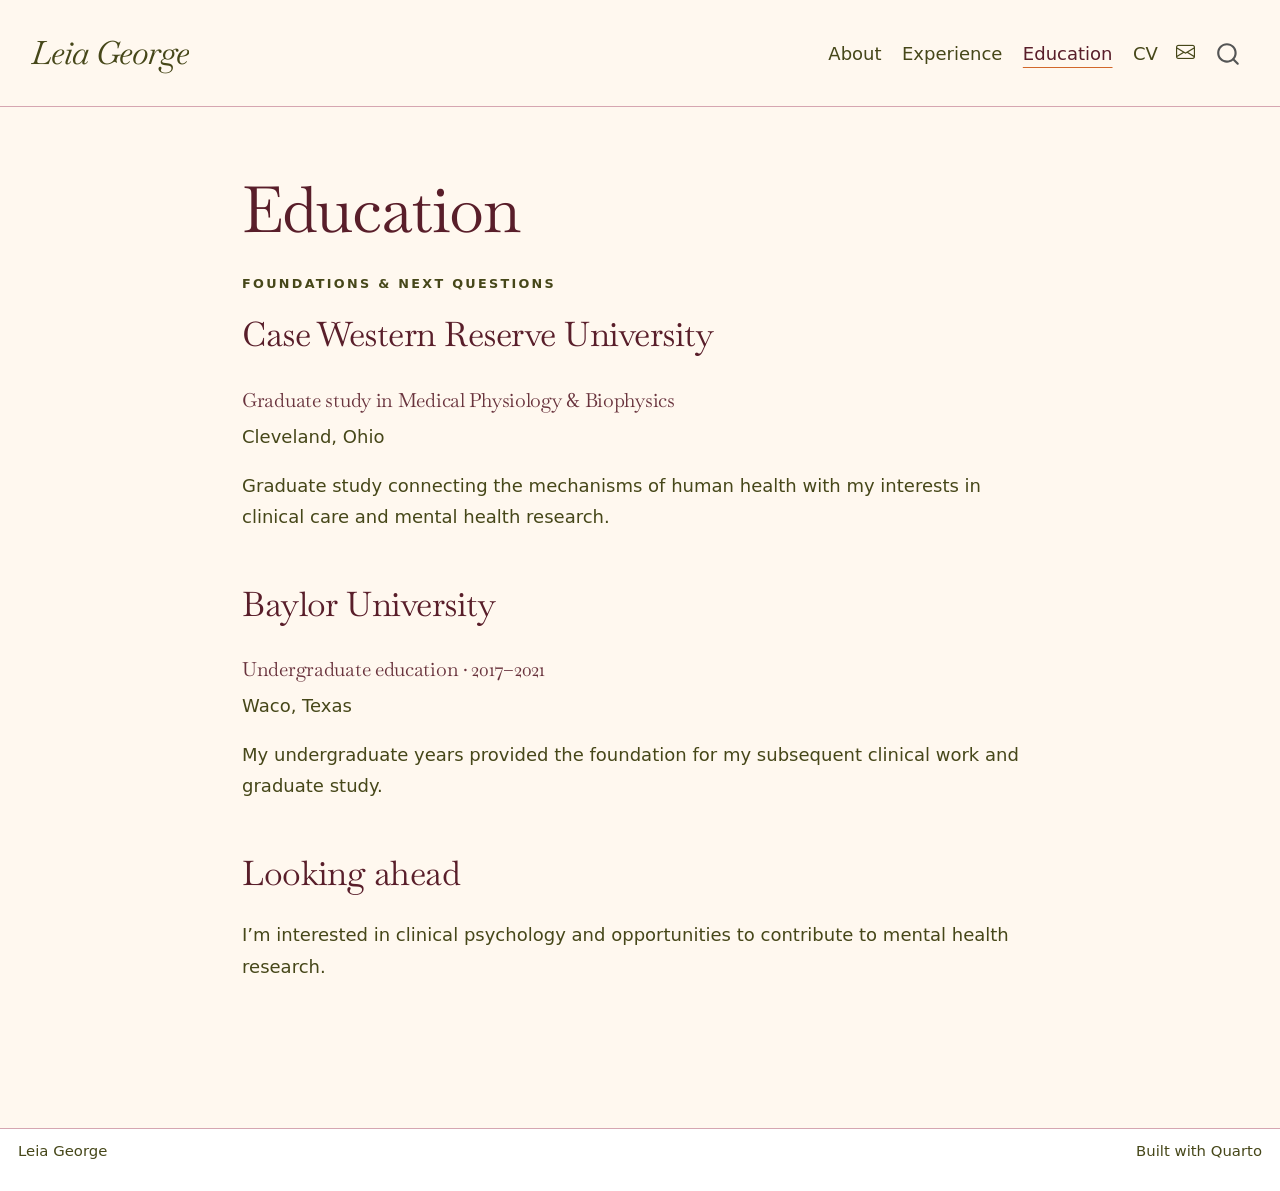
<file: docs/education.html>
<!DOCTYPE html>
<html xmlns="http://www.w3.org/1999/xhtml" lang="en" xml:lang="en"><head>

<meta charset="utf-8">
<meta name="generator" content="quarto-1.4.555">

<meta name="viewport" content="width=device-width, initial-scale=1.0, user-scalable=yes">


<title>Leia George - Education</title>
<style>
code{white-space: pre-wrap;}
span.smallcaps{font-variant: small-caps;}
div.columns{display: flex; gap: min(4vw, 1.5em);}
div.column{flex: auto; overflow-x: auto;}
div.hanging-indent{margin-left: 1.5em; text-indent: -1.5em;}
ul.task-list{list-style: none;}
ul.task-list li input[type="checkbox"] {
  width: 0.8em;
  margin: 0 0.8em 0.2em -1em; /* quarto-specific, see https://github.com/quarto-dev/quarto-cli/issues/4556 */ 
  vertical-align: middle;
}
</style>


<script src="site_libs/quarto-nav/quarto-nav.js"></script>
<script src="site_libs/quarto-nav/headroom.min.js"></script>
<script src="site_libs/clipboard/clipboard.min.js"></script>
<script src="site_libs/quarto-search/autocomplete.umd.js"></script>
<script src="site_libs/quarto-search/fuse.min.js"></script>
<script src="site_libs/quarto-search/quarto-search.js"></script>
<meta name="quarto:offset" content="./">
<script src="site_libs/quarto-html/quarto.js"></script>
<script src="site_libs/quarto-html/popper.min.js"></script>
<script src="site_libs/quarto-html/tippy.umd.min.js"></script>
<script src="site_libs/quarto-html/anchor.min.js"></script>
<link href="site_libs/quarto-html/tippy.css" rel="stylesheet">
<link href="site_libs/quarto-html/quarto-syntax-highlighting.css" rel="stylesheet" id="quarto-text-highlighting-styles">
<script src="site_libs/bootstrap/bootstrap.min.js"></script>
<link href="site_libs/bootstrap/bootstrap-icons.css" rel="stylesheet">
<link href="site_libs/bootstrap/bootstrap.min.css" rel="stylesheet" id="quarto-bootstrap" data-mode="light">
<script id="quarto-search-options" type="application/json">{
  "location": "navbar",
  "copy-button": false,
  "collapse-after": 3,
  "panel-placement": "end",
  "type": "overlay",
  "limit": 50,
  "keyboard-shortcut": [
    "f",
    "/",
    "s"
  ],
  "show-item-context": false,
  "language": {
    "search-no-results-text": "No results",
    "search-matching-documents-text": "matching documents",
    "search-copy-link-title": "Copy link to search",
    "search-hide-matches-text": "Hide additional matches",
    "search-more-match-text": "more match in this document",
    "search-more-matches-text": "more matches in this document",
    "search-clear-button-title": "Clear",
    "search-text-placeholder": "",
    "search-detached-cancel-button-title": "Cancel",
    "search-submit-button-title": "Submit",
    "search-label": "Search"
  }
}</script>
<style>html{ scroll-behavior: smooth; }</style>


<link rel="stylesheet" href="styles.css">
</head>

<body class="nav-fixed fullcontent">

<div id="quarto-search-results"></div>
  <header id="quarto-header" class="headroom fixed-top">
    <nav class="navbar navbar-expand-lg " data-bs-theme="dark">
      <div class="navbar-container container-fluid">
      <div class="navbar-brand-container mx-auto">
    <a class="navbar-brand" href="./index.html">
    <span class="navbar-title">Leia George</span>
    </a>
  </div>
            <div id="quarto-search" class="" title="Search"></div>
          <button class="navbar-toggler" type="button" data-bs-toggle="collapse" data-bs-target="#navbarCollapse" aria-controls="navbarCollapse" aria-expanded="false" aria-label="Toggle navigation" onclick="if (window.quartoToggleHeadroom) { window.quartoToggleHeadroom(); }">
  <span class="navbar-toggler-icon"></span>
</button>
          <div class="collapse navbar-collapse" id="navbarCollapse">
            <ul class="navbar-nav navbar-nav-scroll ms-auto">
  <li class="nav-item">
    <a class="nav-link" href="./index.html"> 
<span class="menu-text">About</span></a>
  </li>  
  <li class="nav-item">
    <a class="nav-link" href="./experience.html"> 
<span class="menu-text">Experience</span></a>
  </li>  
  <li class="nav-item">
    <a class="nav-link active" href="./education.html" aria-current="page"> 
<span class="menu-text">Education</span></a>
  </li>  
  <li class="nav-item">
    <a class="nav-link" href="./cv.html"> 
<span class="menu-text">CV</span></a>
  </li>  
  <li class="nav-item compact">
    <a class="nav-link" href="mailto:lxg401@case.edu"> <i class="bi bi-envelope" role="img" aria-label="Email Leia">
</i> 
<span class="menu-text"></span></a>
  </li>  
</ul>
          </div> <!-- /navcollapse -->
          <div class="quarto-navbar-tools">
</div>
      </div> <!-- /container-fluid -->
    </nav>
</header>
<!-- content -->
<div id="quarto-content" class="quarto-container page-columns page-rows-contents page-layout-article page-navbar">
<!-- sidebar -->
<!-- margin-sidebar -->
    
<!-- main -->
<main class="content" id="quarto-document-content">

<header id="title-block-header" class="quarto-title-block default">
<div class="quarto-title">
<h1 class="title">Education</h1>
</div>



<div class="quarto-title-meta">

    
  
    
  </div>
  


</header>


<p><span class="eyebrow">FOUNDATIONS &amp; NEXT QUESTIONS</span></p>
<section id="case-western-reserve-university" class="level2">
<h2 class="anchored" data-anchor-id="case-western-reserve-university">Case Western Reserve University</h2>
<section id="graduate-study-in-medical-physiology-biophysics" class="level3">
<h3 class="anchored" data-anchor-id="graduate-study-in-medical-physiology-biophysics">Graduate study in Medical Physiology &amp; Biophysics</h3>
<p>Cleveland, Ohio</p>
<p>Graduate study connecting the mechanisms of human health with my interests in clinical care and mental health research.</p>
</section>
</section>
<section id="baylor-university" class="level2">
<h2 class="anchored" data-anchor-id="baylor-university">Baylor University</h2>
<section id="undergraduate-education-20172021" class="level3">
<h3 class="anchored" data-anchor-id="undergraduate-education-20172021">Undergraduate education · 2017–2021</h3>
<p>Waco, Texas</p>
<p>My undergraduate years provided the foundation for my subsequent clinical work and graduate study.</p>
</section>
</section>
<section id="looking-ahead" class="level2">
<h2 class="anchored" data-anchor-id="looking-ahead">Looking ahead</h2>
<p>I’m interested in clinical psychology and opportunities to contribute to mental health research.</p>


</section>

</main> <!-- /main -->
<script id="quarto-html-after-body" type="application/javascript">
window.document.addEventListener("DOMContentLoaded", function (event) {
  const toggleBodyColorMode = (bsSheetEl) => {
    const mode = bsSheetEl.getAttribute("data-mode");
    const bodyEl = window.document.querySelector("body");
    if (mode === "dark") {
      bodyEl.classList.add("quarto-dark");
      bodyEl.classList.remove("quarto-light");
    } else {
      bodyEl.classList.add("quarto-light");
      bodyEl.classList.remove("quarto-dark");
    }
  }
  const toggleBodyColorPrimary = () => {
    const bsSheetEl = window.document.querySelector("link#quarto-bootstrap");
    if (bsSheetEl) {
      toggleBodyColorMode(bsSheetEl);
    }
  }
  toggleBodyColorPrimary();  
  const icon = "";
  const anchorJS = new window.AnchorJS();
  anchorJS.options = {
    placement: 'right',
    icon: icon
  };
  anchorJS.add('.anchored');
  const isCodeAnnotation = (el) => {
    for (const clz of el.classList) {
      if (clz.startsWith('code-annotation-')) {                     
        return true;
      }
    }
    return false;
  }
  const clipboard = new window.ClipboardJS('.code-copy-button', {
    text: function(trigger) {
      const codeEl = trigger.previousElementSibling.cloneNode(true);
      for (const childEl of codeEl.children) {
        if (isCodeAnnotation(childEl)) {
          childEl.remove();
        }
      }
      return codeEl.innerText;
    }
  });
  clipboard.on('success', function(e) {
    // button target
    const button = e.trigger;
    // don't keep focus
    button.blur();
    // flash "checked"
    button.classList.add('code-copy-button-checked');
    var currentTitle = button.getAttribute("title");
    button.setAttribute("title", "Copied!");
    let tooltip;
    if (window.bootstrap) {
      button.setAttribute("data-bs-toggle", "tooltip");
      button.setAttribute("data-bs-placement", "left");
      button.setAttribute("data-bs-title", "Copied!");
      tooltip = new bootstrap.Tooltip(button, 
        { trigger: "manual", 
          customClass: "code-copy-button-tooltip",
          offset: [0, -8]});
      tooltip.show();    
    }
    setTimeout(function() {
      if (tooltip) {
        tooltip.hide();
        button.removeAttribute("data-bs-title");
        button.removeAttribute("data-bs-toggle");
        button.removeAttribute("data-bs-placement");
      }
      button.setAttribute("title", currentTitle);
      button.classList.remove('code-copy-button-checked');
    }, 1000);
    // clear code selection
    e.clearSelection();
  });
    var localhostRegex = new RegExp(/^(?:http|https):\/\/localhost\:?[0-9]*\//);
    var mailtoRegex = new RegExp(/^mailto:/);
      var filterRegex = new RegExp('/' + window.location.host + '/');
    var isInternal = (href) => {
        return filterRegex.test(href) || localhostRegex.test(href) || mailtoRegex.test(href);
    }
    // Inspect non-navigation links and adorn them if external
 	var links = window.document.querySelectorAll('a[href]:not(.nav-link):not(.navbar-brand):not(.toc-action):not(.sidebar-link):not(.sidebar-item-toggle):not(.pagination-link):not(.no-external):not([aria-hidden]):not(.dropdown-item):not(.quarto-navigation-tool)');
    for (var i=0; i<links.length; i++) {
      const link = links[i];
      if (!isInternal(link.href)) {
        // undo the damage that might have been done by quarto-nav.js in the case of
        // links that we want to consider external
        if (link.dataset.originalHref !== undefined) {
          link.href = link.dataset.originalHref;
        }
      }
    }
  function tippyHover(el, contentFn, onTriggerFn, onUntriggerFn) {
    const config = {
      allowHTML: true,
      maxWidth: 500,
      delay: 100,
      arrow: false,
      appendTo: function(el) {
          return el.parentElement;
      },
      interactive: true,
      interactiveBorder: 10,
      theme: 'quarto',
      placement: 'bottom-start',
    };
    if (contentFn) {
      config.content = contentFn;
    }
    if (onTriggerFn) {
      config.onTrigger = onTriggerFn;
    }
    if (onUntriggerFn) {
      config.onUntrigger = onUntriggerFn;
    }
    window.tippy(el, config); 
  }
  const noterefs = window.document.querySelectorAll('a[role="doc-noteref"]');
  for (var i=0; i<noterefs.length; i++) {
    const ref = noterefs[i];
    tippyHover(ref, function() {
      // use id or data attribute instead here
      let href = ref.getAttribute('data-footnote-href') || ref.getAttribute('href');
      try { href = new URL(href).hash; } catch {}
      const id = href.replace(/^#\/?/, "");
      const note = window.document.getElementById(id);
      if (note) {
        return note.innerHTML;
      } else {
        return "";
      }
    });
  }
  const xrefs = window.document.querySelectorAll('a.quarto-xref');
  const processXRef = (id, note) => {
    // Strip column container classes
    const stripColumnClz = (el) => {
      el.classList.remove("page-full", "page-columns");
      if (el.children) {
        for (const child of el.children) {
          stripColumnClz(child);
        }
      }
    }
    stripColumnClz(note)
    if (id === null || id.startsWith('sec-')) {
      // Special case sections, only their first couple elements
      const container = document.createElement("div");
      if (note.children && note.children.length > 2) {
        container.appendChild(note.children[0].cloneNode(true));
        for (let i = 1; i < note.children.length; i++) {
          const child = note.children[i];
          if (child.tagName === "P" && child.innerText === "") {
            continue;
          } else {
            container.appendChild(child.cloneNode(true));
            break;
          }
        }
        if (window.Quarto?.typesetMath) {
          window.Quarto.typesetMath(container);
        }
        return container.innerHTML
      } else {
        if (window.Quarto?.typesetMath) {
          window.Quarto.typesetMath(note);
        }
        return note.innerHTML;
      }
    } else {
      // Remove any anchor links if they are present
      const anchorLink = note.querySelector('a.anchorjs-link');
      if (anchorLink) {
        anchorLink.remove();
      }
      if (window.Quarto?.typesetMath) {
        window.Quarto.typesetMath(note);
      }
      // TODO in 1.5, we should make sure this works without a callout special case
      if (note.classList.contains("callout")) {
        return note.outerHTML;
      } else {
        return note.innerHTML;
      }
    }
  }
  for (var i=0; i<xrefs.length; i++) {
    const xref = xrefs[i];
    tippyHover(xref, undefined, function(instance) {
      instance.disable();
      let url = xref.getAttribute('href');
      let hash = undefined; 
      if (url.startsWith('#')) {
        hash = url;
      } else {
        try { hash = new URL(url).hash; } catch {}
      }
      if (hash) {
        const id = hash.replace(/^#\/?/, "");
        const note = window.document.getElementById(id);
        if (note !== null) {
          try {
            const html = processXRef(id, note.cloneNode(true));
            instance.setContent(html);
          } finally {
            instance.enable();
            instance.show();
          }
        } else {
          // See if we can fetch this
          fetch(url.split('#')[0])
          .then(res => res.text())
          .then(html => {
            const parser = new DOMParser();
            const htmlDoc = parser.parseFromString(html, "text/html");
            const note = htmlDoc.getElementById(id);
            if (note !== null) {
              const html = processXRef(id, note);
              instance.setContent(html);
            } 
          }).finally(() => {
            instance.enable();
            instance.show();
          });
        }
      } else {
        // See if we can fetch a full url (with no hash to target)
        // This is a special case and we should probably do some content thinning / targeting
        fetch(url)
        .then(res => res.text())
        .then(html => {
          const parser = new DOMParser();
          const htmlDoc = parser.parseFromString(html, "text/html");
          const note = htmlDoc.querySelector('main.content');
          if (note !== null) {
            // This should only happen for chapter cross references
            // (since there is no id in the URL)
            // remove the first header
            if (note.children.length > 0 && note.children[0].tagName === "HEADER") {
              note.children[0].remove();
            }
            const html = processXRef(null, note);
            instance.setContent(html);
          } 
        }).finally(() => {
          instance.enable();
          instance.show();
        });
      }
    }, function(instance) {
    });
  }
      let selectedAnnoteEl;
      const selectorForAnnotation = ( cell, annotation) => {
        let cellAttr = 'data-code-cell="' + cell + '"';
        let lineAttr = 'data-code-annotation="' +  annotation + '"';
        const selector = 'span[' + cellAttr + '][' + lineAttr + ']';
        return selector;
      }
      const selectCodeLines = (annoteEl) => {
        const doc = window.document;
        const targetCell = annoteEl.getAttribute("data-target-cell");
        const targetAnnotation = annoteEl.getAttribute("data-target-annotation");
        const annoteSpan = window.document.querySelector(selectorForAnnotation(targetCell, targetAnnotation));
        const lines = annoteSpan.getAttribute("data-code-lines").split(",");
        const lineIds = lines.map((line) => {
          return targetCell + "-" + line;
        })
        let top = null;
        let height = null;
        let parent = null;
        if (lineIds.length > 0) {
            //compute the position of the single el (top and bottom and make a div)
            const el = window.document.getElementById(lineIds[0]);
            top = el.offsetTop;
            height = el.offsetHeight;
            parent = el.parentElement.parentElement;
          if (lineIds.length > 1) {
            const lastEl = window.document.getElementById(lineIds[lineIds.length - 1]);
            const bottom = lastEl.offsetTop + lastEl.offsetHeight;
            height = bottom - top;
          }
          if (top !== null && height !== null && parent !== null) {
            // cook up a div (if necessary) and position it 
            let div = window.document.getElementById("code-annotation-line-highlight");
            if (div === null) {
              div = window.document.createElement("div");
              div.setAttribute("id", "code-annotation-line-highlight");
              div.style.position = 'absolute';
              parent.appendChild(div);
            }
            div.style.top = top - 2 + "px";
            div.style.height = height + 4 + "px";
            div.style.left = 0;
            let gutterDiv = window.document.getElementById("code-annotation-line-highlight-gutter");
            if (gutterDiv === null) {
              gutterDiv = window.document.createElement("div");
              gutterDiv.setAttribute("id", "code-annotation-line-highlight-gutter");
              gutterDiv.style.position = 'absolute';
              const codeCell = window.document.getElementById(targetCell);
              const gutter = codeCell.querySelector('.code-annotation-gutter');
              gutter.appendChild(gutterDiv);
            }
            gutterDiv.style.top = top - 2 + "px";
            gutterDiv.style.height = height + 4 + "px";
          }
          selectedAnnoteEl = annoteEl;
        }
      };
      const unselectCodeLines = () => {
        const elementsIds = ["code-annotation-line-highlight", "code-annotation-line-highlight-gutter"];
        elementsIds.forEach((elId) => {
          const div = window.document.getElementById(elId);
          if (div) {
            div.remove();
          }
        });
        selectedAnnoteEl = undefined;
      };
        // Handle positioning of the toggle
    window.addEventListener(
      "resize",
      throttle(() => {
        elRect = undefined;
        if (selectedAnnoteEl) {
          selectCodeLines(selectedAnnoteEl);
        }
      }, 10)
    );
    function throttle(fn, ms) {
    let throttle = false;
    let timer;
      return (...args) => {
        if(!throttle) { // first call gets through
            fn.apply(this, args);
            throttle = true;
        } else { // all the others get throttled
            if(timer) clearTimeout(timer); // cancel #2
            timer = setTimeout(() => {
              fn.apply(this, args);
              timer = throttle = false;
            }, ms);
        }
      };
    }
      // Attach click handler to the DT
      const annoteDls = window.document.querySelectorAll('dt[data-target-cell]');
      for (const annoteDlNode of annoteDls) {
        annoteDlNode.addEventListener('click', (event) => {
          const clickedEl = event.target;
          if (clickedEl !== selectedAnnoteEl) {
            unselectCodeLines();
            const activeEl = window.document.querySelector('dt[data-target-cell].code-annotation-active');
            if (activeEl) {
              activeEl.classList.remove('code-annotation-active');
            }
            selectCodeLines(clickedEl);
            clickedEl.classList.add('code-annotation-active');
          } else {
            // Unselect the line
            unselectCodeLines();
            clickedEl.classList.remove('code-annotation-active');
          }
        });
      }
  const findCites = (el) => {
    const parentEl = el.parentElement;
    if (parentEl) {
      const cites = parentEl.dataset.cites;
      if (cites) {
        return {
          el,
          cites: cites.split(' ')
        };
      } else {
        return findCites(el.parentElement)
      }
    } else {
      return undefined;
    }
  };
  var bibliorefs = window.document.querySelectorAll('a[role="doc-biblioref"]');
  for (var i=0; i<bibliorefs.length; i++) {
    const ref = bibliorefs[i];
    const citeInfo = findCites(ref);
    if (citeInfo) {
      tippyHover(citeInfo.el, function() {
        var popup = window.document.createElement('div');
        citeInfo.cites.forEach(function(cite) {
          var citeDiv = window.document.createElement('div');
          citeDiv.classList.add('hanging-indent');
          citeDiv.classList.add('csl-entry');
          var biblioDiv = window.document.getElementById('ref-' + cite);
          if (biblioDiv) {
            citeDiv.innerHTML = biblioDiv.innerHTML;
          }
          popup.appendChild(citeDiv);
        });
        return popup.innerHTML;
      });
    }
  }
});
</script>
</div> <!-- /content -->
<footer class="footer">
  <div class="nav-footer">
    <div class="nav-footer-left">
<p>Leia George</p>
</div>   
    <div class="nav-footer-center">
      &nbsp;
    </div>
    <div class="nav-footer-right">
<p>Built with Quarto</p>
</div>
  </div>
</footer>




<script src="site_libs/quarto-html/zenscroll-min.js"></script>
</body></html>
</file>
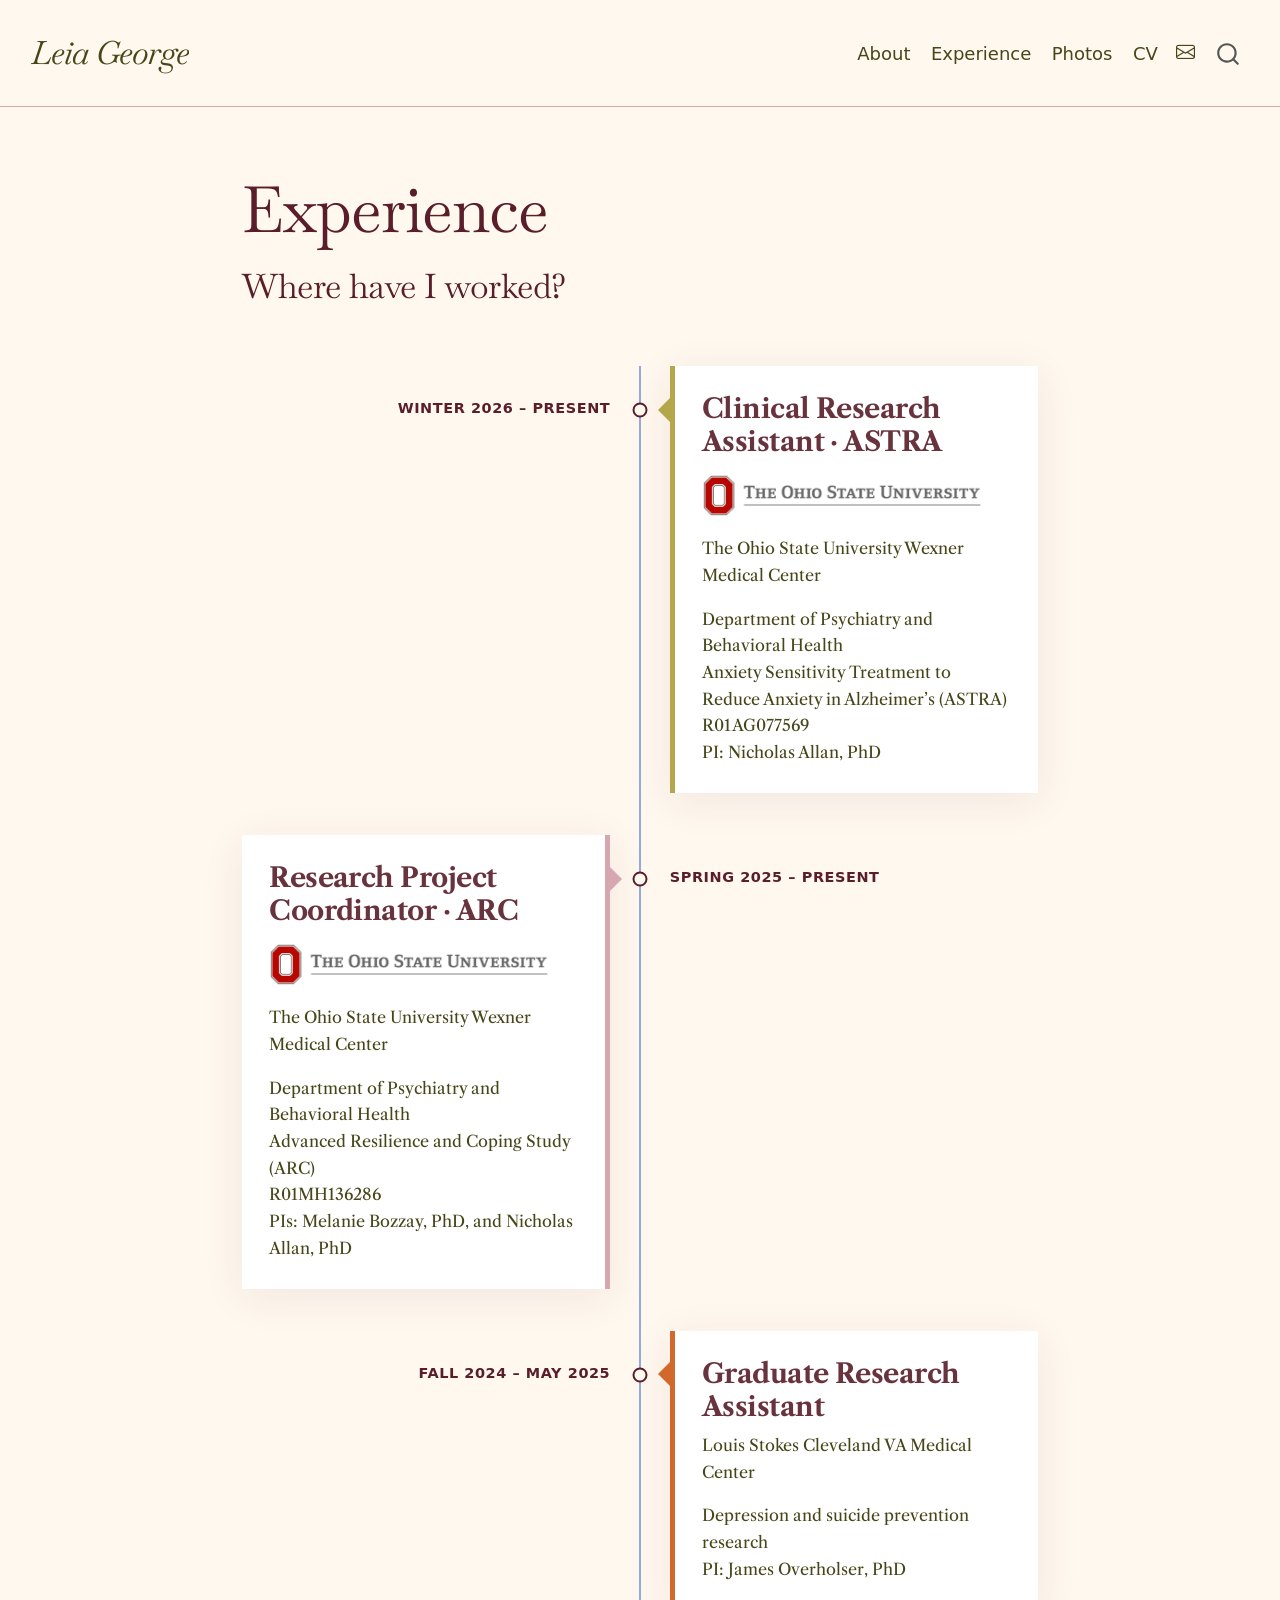
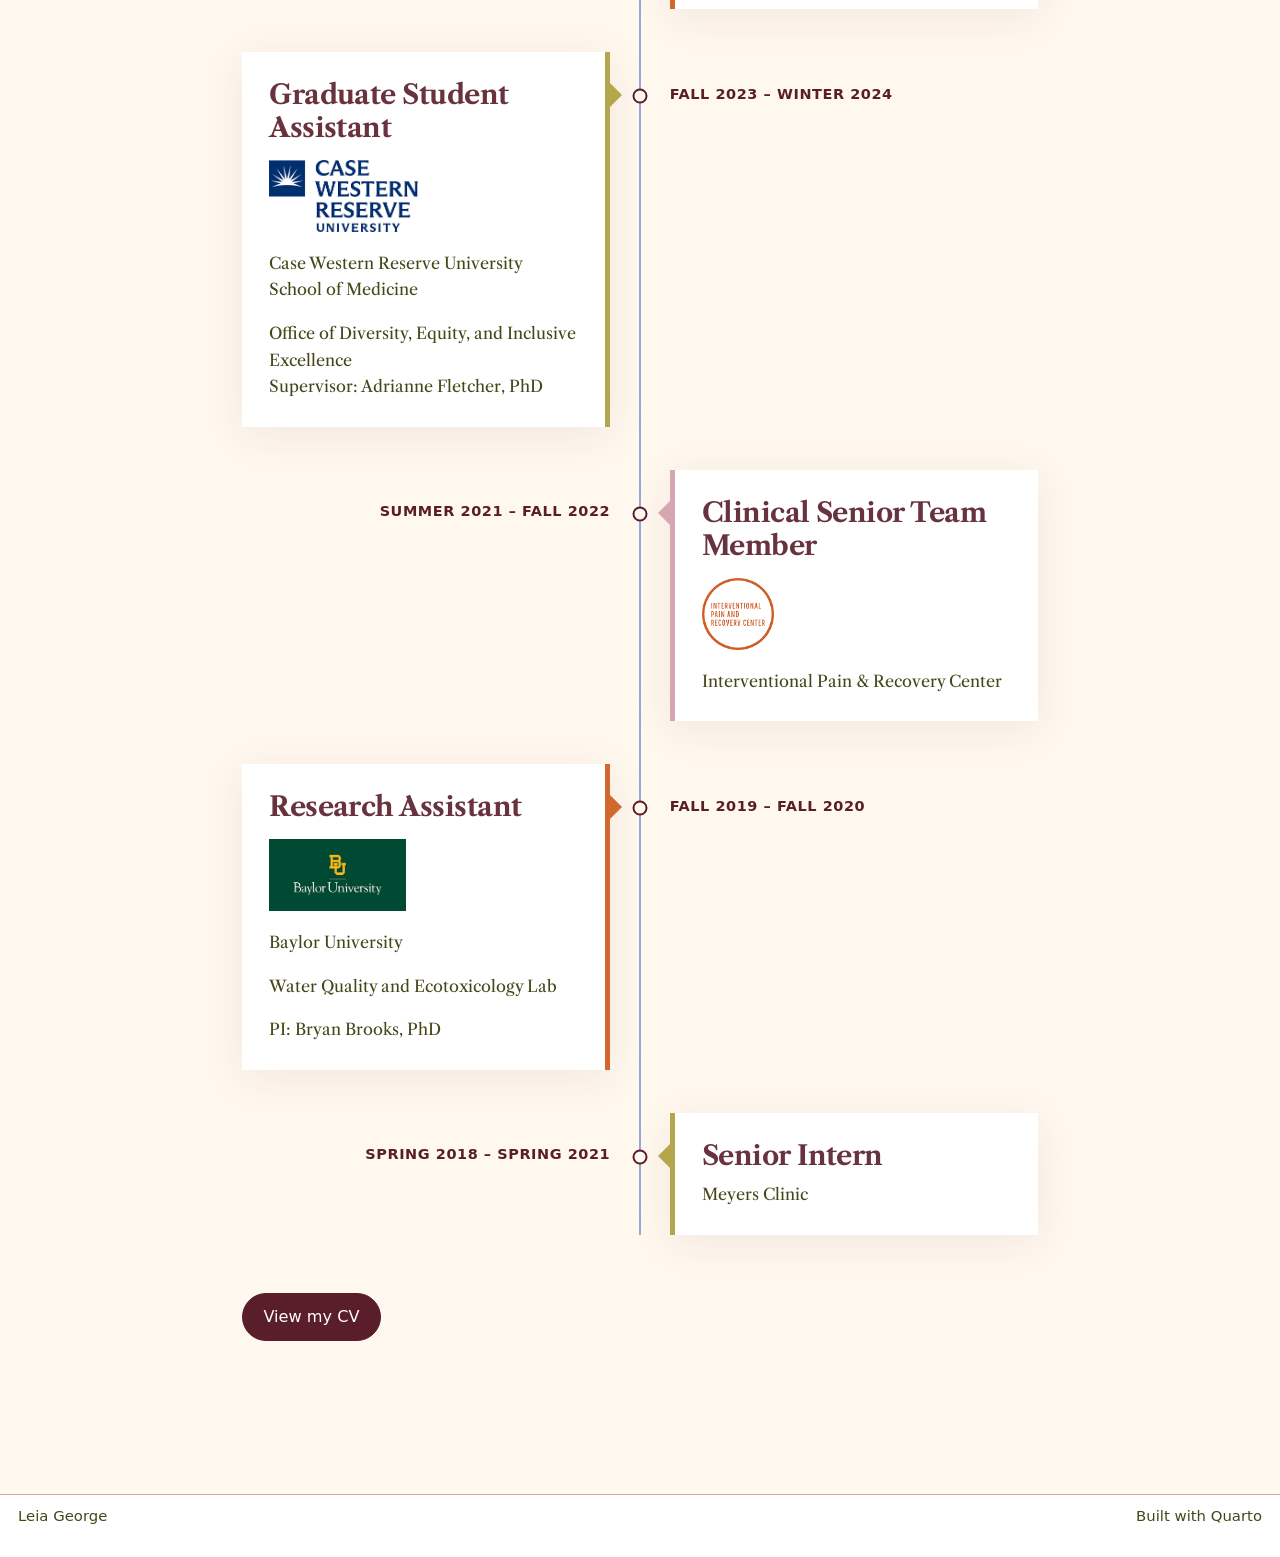
<file: docs/experience.html>
<!DOCTYPE html>
<html xmlns="http://www.w3.org/1999/xhtml" lang="en" xml:lang="en"><head>

<meta charset="utf-8">
<meta name="generator" content="quarto-1.4.555">

<meta name="viewport" content="width=device-width, initial-scale=1.0, user-scalable=yes">


<title>Leia George - Experience</title>
<style>
code{white-space: pre-wrap;}
span.smallcaps{font-variant: small-caps;}
div.columns{display: flex; gap: min(4vw, 1.5em);}
div.column{flex: auto; overflow-x: auto;}
div.hanging-indent{margin-left: 1.5em; text-indent: -1.5em;}
ul.task-list{list-style: none;}
ul.task-list li input[type="checkbox"] {
  width: 0.8em;
  margin: 0 0.8em 0.2em -1em; /* quarto-specific, see https://github.com/quarto-dev/quarto-cli/issues/4556 */ 
  vertical-align: middle;
}
</style>


<script src="site_libs/quarto-nav/quarto-nav.js"></script>
<script src="site_libs/quarto-nav/headroom.min.js"></script>
<script src="site_libs/clipboard/clipboard.min.js"></script>
<script src="site_libs/quarto-search/autocomplete.umd.js"></script>
<script src="site_libs/quarto-search/fuse.min.js"></script>
<script src="site_libs/quarto-search/quarto-search.js"></script>
<meta name="quarto:offset" content="./">
<script src="site_libs/quarto-html/quarto.js"></script>
<script src="site_libs/quarto-html/popper.min.js"></script>
<script src="site_libs/quarto-html/tippy.umd.min.js"></script>
<script src="site_libs/quarto-html/anchor.min.js"></script>
<link href="site_libs/quarto-html/tippy.css" rel="stylesheet">
<link href="site_libs/quarto-html/quarto-syntax-highlighting.css" rel="stylesheet" id="quarto-text-highlighting-styles">
<script src="site_libs/bootstrap/bootstrap.min.js"></script>
<link href="site_libs/bootstrap/bootstrap-icons.css" rel="stylesheet">
<link href="site_libs/bootstrap/bootstrap.min.css" rel="stylesheet" id="quarto-bootstrap" data-mode="light">
<script id="quarto-search-options" type="application/json">{
  "location": "navbar",
  "copy-button": false,
  "collapse-after": 3,
  "panel-placement": "end",
  "type": "overlay",
  "limit": 50,
  "keyboard-shortcut": [
    "f",
    "/",
    "s"
  ],
  "show-item-context": false,
  "language": {
    "search-no-results-text": "No results",
    "search-matching-documents-text": "matching documents",
    "search-copy-link-title": "Copy link to search",
    "search-hide-matches-text": "Hide additional matches",
    "search-more-match-text": "more match in this document",
    "search-more-matches-text": "more matches in this document",
    "search-clear-button-title": "Clear",
    "search-text-placeholder": "",
    "search-detached-cancel-button-title": "Cancel",
    "search-submit-button-title": "Submit",
    "search-label": "Search"
  }
}</script>
<style>html{ scroll-behavior: smooth; }</style>


<link rel="stylesheet" href="portfolio-upright.css">
</head>

<body class="nav-fixed fullcontent">

<div id="quarto-search-results"></div>
  <header id="quarto-header" class="headroom fixed-top">
    <nav class="navbar navbar-expand-lg " data-bs-theme="dark">
      <div class="navbar-container container-fluid">
      <div class="navbar-brand-container mx-auto">
    <a class="navbar-brand" href="./index.html">
    <span class="navbar-title">Leia George</span>
    </a>
  </div>
            <div id="quarto-search" class="" title="Search"></div>
          <button class="navbar-toggler" type="button" data-bs-toggle="collapse" data-bs-target="#navbarCollapse" aria-controls="navbarCollapse" aria-expanded="false" aria-label="Toggle navigation" onclick="if (window.quartoToggleHeadroom) { window.quartoToggleHeadroom(); }">
  <span class="navbar-toggler-icon"></span>
</button>
          <div class="collapse navbar-collapse" id="navbarCollapse">
            <ul class="navbar-nav navbar-nav-scroll ms-auto">
  <li class="nav-item">
    <a class="nav-link" href="./index.html?v=site-upright-20261105"> 
<span class="menu-text">About</span></a>
  </li>  
  <li class="nav-item">
    <a class="nav-link" href="./experience.html?v=site-upright-20261105"> 
<span class="menu-text">Experience</span></a>
  </li>  
  <li class="nav-item">
    <a class="nav-link" href="./photos.html?v=site-upright-20261105"> 
<span class="menu-text">Photos</span></a>
  </li>  
  <li class="nav-item">
    <a class="nav-link" href="./cv.html?v=site-upright-20261105"> 
<span class="menu-text">CV</span></a>
  </li>  
  <li class="nav-item compact">
    <a class="nav-link" href="mailto:Leia.george@osumc.edu"> <i class="bi bi-envelope" role="img" aria-label="Email Leia">
</i> 
<span class="menu-text"></span></a>
  </li>  
</ul>
          </div> <!-- /navcollapse -->
          <div class="quarto-navbar-tools">
</div>
      </div> <!-- /container-fluid -->
    </nav>
</header>
<!-- content -->
<div id="quarto-content" class="quarto-container page-columns page-rows-contents page-layout-article page-navbar">
<!-- sidebar -->
<!-- margin-sidebar -->
    
<!-- main -->
<main class="content" id="quarto-document-content">

<header id="title-block-header" class="quarto-title-block default">
<div class="quarto-title">
<h1 class="title">Experience</h1>
</div>



<div class="quarto-title-meta">

    
  
    
  </div>
  


</header>


<section id="where-have-i-worked" class="level2">
<h2 class="anchored" data-anchor-id="where-have-i-worked">Where have I worked?</h2>
<div class="career-timeline" aria-label="Research and clinical experience, most recent first">
<div class="timeline-entry">
<div class="timeline-date">
<p>Winter 2026 – Present</p>
</div>
<section id="clinical-research-assistant-astra" class="level3 timeline-card">
<h3 class="anchored" data-anchor-id="clinical-research-assistant-astra">Clinical Research Assistant · ASTRA</h3>
<div class="quarto-figure quarto-figure-center">
<figure class="figure">
<p><img src="assets/institutions/ohio-state.png" class="institution-logo institution-logo-wide img-fluid figure-img"></p>
<figcaption>The Ohio State University logo</figcaption>
</figure>
</div>
<p><span class="timeline-organization">The Ohio State University Wexner Medical Center</span></p>
<p>Department of Psychiatry and Behavioral Health<br>
Anxiety Sensitivity Treatment to Reduce Anxiety in Alzheimer’s (ASTRA)<br>
R01AG077569<br>
PI: Nicholas Allan, PhD</p>
</section>
</div>
<div class="timeline-entry">
<div class="timeline-date">
<p>Spring 2025 – Present</p>
</div>
<section id="research-project-coordinator-arc" class="level3 timeline-card">
<h3 class="anchored" data-anchor-id="research-project-coordinator-arc">Research Project Coordinator · ARC</h3>
<div class="quarto-figure quarto-figure-center">
<figure class="figure">
<p><img src="assets/institutions/ohio-state.png" class="institution-logo institution-logo-wide img-fluid figure-img"></p>
<figcaption>The Ohio State University logo</figcaption>
</figure>
</div>
<p><span class="timeline-organization">The Ohio State University Wexner Medical Center</span></p>
<p>Department of Psychiatry and Behavioral Health<br>
Advanced Resilience and Coping Study (ARC)<br>
R01MH136286<br>
PIs: Melanie Bozzay, PhD, and Nicholas Allan, PhD</p>
</section>
</div>
<div class="timeline-entry">
<div class="timeline-date">
<p>Fall 2024 – May 2025</p>
</div>
<section id="graduate-research-assistant" class="level3 timeline-card">
<h3 class="anchored" data-anchor-id="graduate-research-assistant">Graduate Research Assistant</h3>
<p><span class="timeline-organization">Louis Stokes Cleveland VA Medical Center</span></p>
<p>Depression and suicide prevention research<br>
PI: James Overholser, PhD</p>
</section>
</div>
<div class="timeline-entry">
<div class="timeline-date">
<p>Fall 2023 – Winter 2024</p>
</div>
<section id="graduate-student-assistant" class="level3 timeline-card">
<h3 class="anchored" data-anchor-id="graduate-student-assistant">Graduate Student Assistant</h3>
<div class="quarto-figure quarto-figure-center">
<figure class="figure">
<p><img src="assets/institutions/case-western.png" class="institution-logo img-fluid figure-img"></p>
<figcaption>Case Western Reserve University logo</figcaption>
</figure>
</div>
<p><span class="timeline-organization">Case Western Reserve University School of Medicine</span></p>
<p>Office of Diversity, Equity, and Inclusive Excellence<br>
Supervisor: Adrianne Fletcher, PhD</p>
</section>
</div>
<div class="timeline-entry">
<div class="timeline-date">
<p>Summer 2021 – Fall 2022</p>
</div>
<section id="clinical-senior-team-member" class="level3 timeline-card">
<h3 class="anchored" data-anchor-id="clinical-senior-team-member">Clinical Senior Team Member</h3>
<div class="quarto-figure quarto-figure-center">
<figure class="figure">
<p><img src="assets/institutions/interventional-pain-recovery.png" class="institution-logo img-fluid figure-img"></p>
<figcaption>Interventional Pain and Recovery Center logo</figcaption>
</figure>
</div>
<p><span class="timeline-organization">Interventional Pain &amp; Recovery Center</span></p>
</section>
</div>
<div class="timeline-entry">
<div class="timeline-date">
<p>Fall 2019 – Fall 2020</p>
</div>
<section id="research-assistant" class="level3 timeline-card">
<h3 class="anchored" data-anchor-id="research-assistant">Research Assistant</h3>
<div class="quarto-figure quarto-figure-center">
<figure class="figure">
<p><img src="assets/institutions/baylor.png" class="institution-logo img-fluid figure-img"></p>
<figcaption>Baylor University logo</figcaption>
</figure>
</div>
<p><span class="timeline-organization">Baylor University</span></p>
<p>Water Quality and Ecotoxicology Lab</p>
<p>PI: Bryan Brooks, PhD</p>
</section>
</div>
<div class="timeline-entry">
<div class="timeline-date">
<p>Spring 2018 – Spring 2021</p>
</div>
<section id="senior-intern" class="level3 timeline-card">
<h3 class="anchored" data-anchor-id="senior-intern">Senior Intern</h3>
<p><span class="timeline-organization">Meyers Clinic</span></p>
</section>
</div>
</div>
<p><a href="cv.html?v=site-upright-20261105" class="btn btn-primary">View my CV</a></p>


</section>

</main> <!-- /main -->
<script id="quarto-html-after-body" type="application/javascript">
window.document.addEventListener("DOMContentLoaded", function (event) {
  const toggleBodyColorMode = (bsSheetEl) => {
    const mode = bsSheetEl.getAttribute("data-mode");
    const bodyEl = window.document.querySelector("body");
    if (mode === "dark") {
      bodyEl.classList.add("quarto-dark");
      bodyEl.classList.remove("quarto-light");
    } else {
      bodyEl.classList.add("quarto-light");
      bodyEl.classList.remove("quarto-dark");
    }
  }
  const toggleBodyColorPrimary = () => {
    const bsSheetEl = window.document.querySelector("link#quarto-bootstrap");
    if (bsSheetEl) {
      toggleBodyColorMode(bsSheetEl);
    }
  }
  toggleBodyColorPrimary();  
  const icon = "";
  const anchorJS = new window.AnchorJS();
  anchorJS.options = {
    placement: 'right',
    icon: icon
  };
  anchorJS.add('.anchored');
  const isCodeAnnotation = (el) => {
    for (const clz of el.classList) {
      if (clz.startsWith('code-annotation-')) {                     
        return true;
      }
    }
    return false;
  }
  const clipboard = new window.ClipboardJS('.code-copy-button', {
    text: function(trigger) {
      const codeEl = trigger.previousElementSibling.cloneNode(true);
      for (const childEl of codeEl.children) {
        if (isCodeAnnotation(childEl)) {
          childEl.remove();
        }
      }
      return codeEl.innerText;
    }
  });
  clipboard.on('success', function(e) {
    // button target
    const button = e.trigger;
    // don't keep focus
    button.blur();
    // flash "checked"
    button.classList.add('code-copy-button-checked');
    var currentTitle = button.getAttribute("title");
    button.setAttribute("title", "Copied!");
    let tooltip;
    if (window.bootstrap) {
      button.setAttribute("data-bs-toggle", "tooltip");
      button.setAttribute("data-bs-placement", "left");
      button.setAttribute("data-bs-title", "Copied!");
      tooltip = new bootstrap.Tooltip(button, 
        { trigger: "manual", 
          customClass: "code-copy-button-tooltip",
          offset: [0, -8]});
      tooltip.show();    
    }
    setTimeout(function() {
      if (tooltip) {
        tooltip.hide();
        button.removeAttribute("data-bs-title");
        button.removeAttribute("data-bs-toggle");
        button.removeAttribute("data-bs-placement");
      }
      button.setAttribute("title", currentTitle);
      button.classList.remove('code-copy-button-checked');
    }, 1000);
    // clear code selection
    e.clearSelection();
  });
    var localhostRegex = new RegExp(/^(?:http|https):\/\/localhost\:?[0-9]*\//);
    var mailtoRegex = new RegExp(/^mailto:/);
      var filterRegex = new RegExp('/' + window.location.host + '/');
    var isInternal = (href) => {
        return filterRegex.test(href) || localhostRegex.test(href) || mailtoRegex.test(href);
    }
    // Inspect non-navigation links and adorn them if external
 	var links = window.document.querySelectorAll('a[href]:not(.nav-link):not(.navbar-brand):not(.toc-action):not(.sidebar-link):not(.sidebar-item-toggle):not(.pagination-link):not(.no-external):not([aria-hidden]):not(.dropdown-item):not(.quarto-navigation-tool)');
    for (var i=0; i<links.length; i++) {
      const link = links[i];
      if (!isInternal(link.href)) {
        // undo the damage that might have been done by quarto-nav.js in the case of
        // links that we want to consider external
        if (link.dataset.originalHref !== undefined) {
          link.href = link.dataset.originalHref;
        }
      }
    }
  function tippyHover(el, contentFn, onTriggerFn, onUntriggerFn) {
    const config = {
      allowHTML: true,
      maxWidth: 500,
      delay: 100,
      arrow: false,
      appendTo: function(el) {
          return el.parentElement;
      },
      interactive: true,
      interactiveBorder: 10,
      theme: 'quarto',
      placement: 'bottom-start',
    };
    if (contentFn) {
      config.content = contentFn;
    }
    if (onTriggerFn) {
      config.onTrigger = onTriggerFn;
    }
    if (onUntriggerFn) {
      config.onUntrigger = onUntriggerFn;
    }
    window.tippy(el, config); 
  }
  const noterefs = window.document.querySelectorAll('a[role="doc-noteref"]');
  for (var i=0; i<noterefs.length; i++) {
    const ref = noterefs[i];
    tippyHover(ref, function() {
      // use id or data attribute instead here
      let href = ref.getAttribute('data-footnote-href') || ref.getAttribute('href');
      try { href = new URL(href).hash; } catch {}
      const id = href.replace(/^#\/?/, "");
      const note = window.document.getElementById(id);
      if (note) {
        return note.innerHTML;
      } else {
        return "";
      }
    });
  }
  const xrefs = window.document.querySelectorAll('a.quarto-xref');
  const processXRef = (id, note) => {
    // Strip column container classes
    const stripColumnClz = (el) => {
      el.classList.remove("page-full", "page-columns");
      if (el.children) {
        for (const child of el.children) {
          stripColumnClz(child);
        }
      }
    }
    stripColumnClz(note)
    if (id === null || id.startsWith('sec-')) {
      // Special case sections, only their first couple elements
      const container = document.createElement("div");
      if (note.children && note.children.length > 2) {
        container.appendChild(note.children[0].cloneNode(true));
        for (let i = 1; i < note.children.length; i++) {
          const child = note.children[i];
          if (child.tagName === "P" && child.innerText === "") {
            continue;
          } else {
            container.appendChild(child.cloneNode(true));
            break;
          }
        }
        if (window.Quarto?.typesetMath) {
          window.Quarto.typesetMath(container);
        }
        return container.innerHTML
      } else {
        if (window.Quarto?.typesetMath) {
          window.Quarto.typesetMath(note);
        }
        return note.innerHTML;
      }
    } else {
      // Remove any anchor links if they are present
      const anchorLink = note.querySelector('a.anchorjs-link');
      if (anchorLink) {
        anchorLink.remove();
      }
      if (window.Quarto?.typesetMath) {
        window.Quarto.typesetMath(note);
      }
      // TODO in 1.5, we should make sure this works without a callout special case
      if (note.classList.contains("callout")) {
        return note.outerHTML;
      } else {
        return note.innerHTML;
      }
    }
  }
  for (var i=0; i<xrefs.length; i++) {
    const xref = xrefs[i];
    tippyHover(xref, undefined, function(instance) {
      instance.disable();
      let url = xref.getAttribute('href');
      let hash = undefined; 
      if (url.startsWith('#')) {
        hash = url;
      } else {
        try { hash = new URL(url).hash; } catch {}
      }
      if (hash) {
        const id = hash.replace(/^#\/?/, "");
        const note = window.document.getElementById(id);
        if (note !== null) {
          try {
            const html = processXRef(id, note.cloneNode(true));
            instance.setContent(html);
          } finally {
            instance.enable();
            instance.show();
          }
        } else {
          // See if we can fetch this
          fetch(url.split('#')[0])
          .then(res => res.text())
          .then(html => {
            const parser = new DOMParser();
            const htmlDoc = parser.parseFromString(html, "text/html");
            const note = htmlDoc.getElementById(id);
            if (note !== null) {
              const html = processXRef(id, note);
              instance.setContent(html);
            } 
          }).finally(() => {
            instance.enable();
            instance.show();
          });
        }
      } else {
        // See if we can fetch a full url (with no hash to target)
        // This is a special case and we should probably do some content thinning / targeting
        fetch(url)
        .then(res => res.text())
        .then(html => {
          const parser = new DOMParser();
          const htmlDoc = parser.parseFromString(html, "text/html");
          const note = htmlDoc.querySelector('main.content');
          if (note !== null) {
            // This should only happen for chapter cross references
            // (since there is no id in the URL)
            // remove the first header
            if (note.children.length > 0 && note.children[0].tagName === "HEADER") {
              note.children[0].remove();
            }
            const html = processXRef(null, note);
            instance.setContent(html);
          } 
        }).finally(() => {
          instance.enable();
          instance.show();
        });
      }
    }, function(instance) {
    });
  }
      let selectedAnnoteEl;
      const selectorForAnnotation = ( cell, annotation) => {
        let cellAttr = 'data-code-cell="' + cell + '"';
        let lineAttr = 'data-code-annotation="' +  annotation + '"';
        const selector = 'span[' + cellAttr + '][' + lineAttr + ']';
        return selector;
      }
      const selectCodeLines = (annoteEl) => {
        const doc = window.document;
        const targetCell = annoteEl.getAttribute("data-target-cell");
        const targetAnnotation = annoteEl.getAttribute("data-target-annotation");
        const annoteSpan = window.document.querySelector(selectorForAnnotation(targetCell, targetAnnotation));
        const lines = annoteSpan.getAttribute("data-code-lines").split(",");
        const lineIds = lines.map((line) => {
          return targetCell + "-" + line;
        })
        let top = null;
        let height = null;
        let parent = null;
        if (lineIds.length > 0) {
            //compute the position of the single el (top and bottom and make a div)
            const el = window.document.getElementById(lineIds[0]);
            top = el.offsetTop;
            height = el.offsetHeight;
            parent = el.parentElement.parentElement;
          if (lineIds.length > 1) {
            const lastEl = window.document.getElementById(lineIds[lineIds.length - 1]);
            const bottom = lastEl.offsetTop + lastEl.offsetHeight;
            height = bottom - top;
          }
          if (top !== null && height !== null && parent !== null) {
            // cook up a div (if necessary) and position it 
            let div = window.document.getElementById("code-annotation-line-highlight");
            if (div === null) {
              div = window.document.createElement("div");
              div.setAttribute("id", "code-annotation-line-highlight");
              div.style.position = 'absolute';
              parent.appendChild(div);
            }
            div.style.top = top - 2 + "px";
            div.style.height = height + 4 + "px";
            div.style.left = 0;
            let gutterDiv = window.document.getElementById("code-annotation-line-highlight-gutter");
            if (gutterDiv === null) {
              gutterDiv = window.document.createElement("div");
              gutterDiv.setAttribute("id", "code-annotation-line-highlight-gutter");
              gutterDiv.style.position = 'absolute';
              const codeCell = window.document.getElementById(targetCell);
              const gutter = codeCell.querySelector('.code-annotation-gutter');
              gutter.appendChild(gutterDiv);
            }
            gutterDiv.style.top = top - 2 + "px";
            gutterDiv.style.height = height + 4 + "px";
          }
          selectedAnnoteEl = annoteEl;
        }
      };
      const unselectCodeLines = () => {
        const elementsIds = ["code-annotation-line-highlight", "code-annotation-line-highlight-gutter"];
        elementsIds.forEach((elId) => {
          const div = window.document.getElementById(elId);
          if (div) {
            div.remove();
          }
        });
        selectedAnnoteEl = undefined;
      };
        // Handle positioning of the toggle
    window.addEventListener(
      "resize",
      throttle(() => {
        elRect = undefined;
        if (selectedAnnoteEl) {
          selectCodeLines(selectedAnnoteEl);
        }
      }, 10)
    );
    function throttle(fn, ms) {
    let throttle = false;
    let timer;
      return (...args) => {
        if(!throttle) { // first call gets through
            fn.apply(this, args);
            throttle = true;
        } else { // all the others get throttled
            if(timer) clearTimeout(timer); // cancel #2
            timer = setTimeout(() => {
              fn.apply(this, args);
              timer = throttle = false;
            }, ms);
        }
      };
    }
      // Attach click handler to the DT
      const annoteDls = window.document.querySelectorAll('dt[data-target-cell]');
      for (const annoteDlNode of annoteDls) {
        annoteDlNode.addEventListener('click', (event) => {
          const clickedEl = event.target;
          if (clickedEl !== selectedAnnoteEl) {
            unselectCodeLines();
            const activeEl = window.document.querySelector('dt[data-target-cell].code-annotation-active');
            if (activeEl) {
              activeEl.classList.remove('code-annotation-active');
            }
            selectCodeLines(clickedEl);
            clickedEl.classList.add('code-annotation-active');
          } else {
            // Unselect the line
            unselectCodeLines();
            clickedEl.classList.remove('code-annotation-active');
          }
        });
      }
  const findCites = (el) => {
    const parentEl = el.parentElement;
    if (parentEl) {
      const cites = parentEl.dataset.cites;
      if (cites) {
        return {
          el,
          cites: cites.split(' ')
        };
      } else {
        return findCites(el.parentElement)
      }
    } else {
      return undefined;
    }
  };
  var bibliorefs = window.document.querySelectorAll('a[role="doc-biblioref"]');
  for (var i=0; i<bibliorefs.length; i++) {
    const ref = bibliorefs[i];
    const citeInfo = findCites(ref);
    if (citeInfo) {
      tippyHover(citeInfo.el, function() {
        var popup = window.document.createElement('div');
        citeInfo.cites.forEach(function(cite) {
          var citeDiv = window.document.createElement('div');
          citeDiv.classList.add('hanging-indent');
          citeDiv.classList.add('csl-entry');
          var biblioDiv = window.document.getElementById('ref-' + cite);
          if (biblioDiv) {
            citeDiv.innerHTML = biblioDiv.innerHTML;
          }
          popup.appendChild(citeDiv);
        });
        return popup.innerHTML;
      });
    }
  }
});
</script>
</div> <!-- /content -->
<footer class="footer">
  <div class="nav-footer">
    <div class="nav-footer-left">
<p>Leia George</p>
</div>   
    <div class="nav-footer-center">
      &nbsp;
    </div>
    <div class="nav-footer-right">
<p>Built with Quarto</p>
</div>
  </div>
</footer>




<script src="site_libs/quarto-html/zenscroll-min.js"></script>
</body></html>
</file>
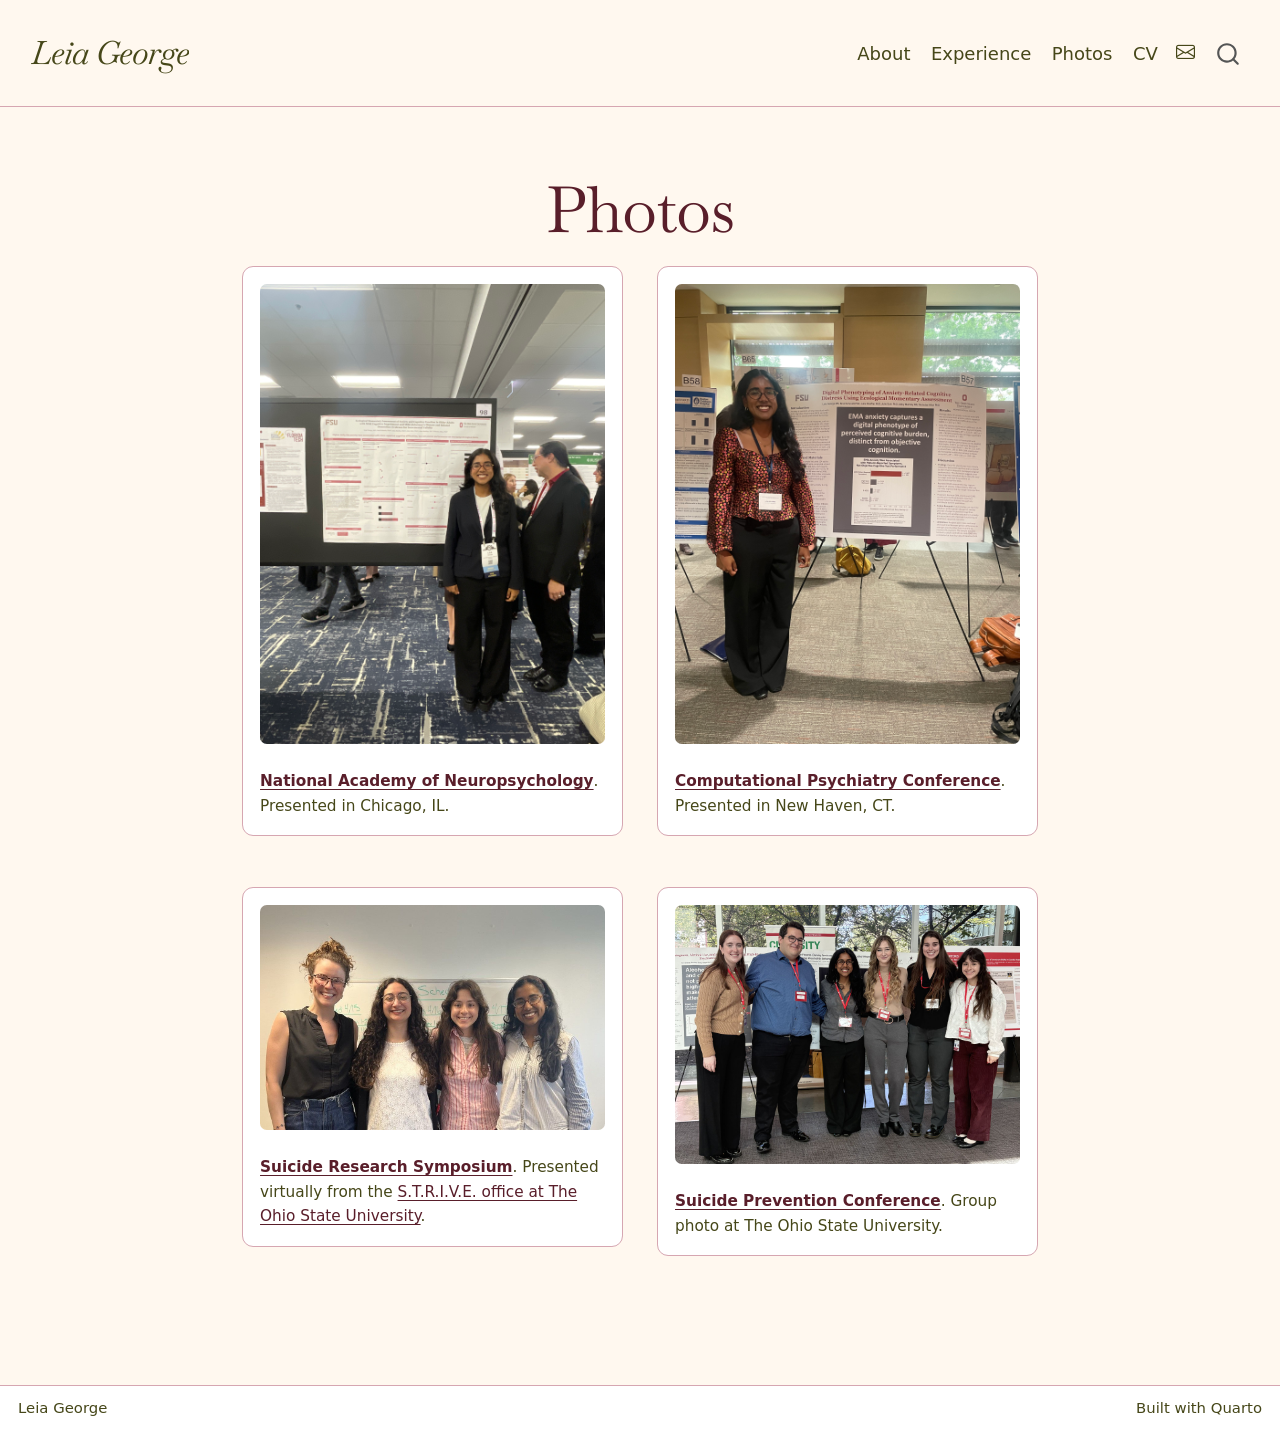
<file: docs/photos.html>
<!DOCTYPE html>
<html xmlns="http://www.w3.org/1999/xhtml" lang="en" xml:lang="en"><head>

<meta charset="utf-8">
<meta name="generator" content="quarto-1.4.555">

<meta name="viewport" content="width=device-width, initial-scale=1.0, user-scalable=yes">


<title>Leia George - Photos</title>
<style>
code{white-space: pre-wrap;}
span.smallcaps{font-variant: small-caps;}
div.columns{display: flex; gap: min(4vw, 1.5em);}
div.column{flex: auto; overflow-x: auto;}
div.hanging-indent{margin-left: 1.5em; text-indent: -1.5em;}
ul.task-list{list-style: none;}
ul.task-list li input[type="checkbox"] {
  width: 0.8em;
  margin: 0 0.8em 0.2em -1em; /* quarto-specific, see https://github.com/quarto-dev/quarto-cli/issues/4556 */ 
  vertical-align: middle;
}
</style>


<script src="site_libs/quarto-nav/quarto-nav.js"></script>
<script src="site_libs/quarto-nav/headroom.min.js"></script>
<script src="site_libs/clipboard/clipboard.min.js"></script>
<script src="site_libs/quarto-search/autocomplete.umd.js"></script>
<script src="site_libs/quarto-search/fuse.min.js"></script>
<script src="site_libs/quarto-search/quarto-search.js"></script>
<meta name="quarto:offset" content="./">
<script src="site_libs/quarto-html/quarto.js"></script>
<script src="site_libs/quarto-html/popper.min.js"></script>
<script src="site_libs/quarto-html/tippy.umd.min.js"></script>
<script src="site_libs/quarto-html/anchor.min.js"></script>
<link href="site_libs/quarto-html/tippy.css" rel="stylesheet">
<link href="site_libs/quarto-html/quarto-syntax-highlighting.css" rel="stylesheet" id="quarto-text-highlighting-styles">
<script src="site_libs/bootstrap/bootstrap.min.js"></script>
<link href="site_libs/bootstrap/bootstrap-icons.css" rel="stylesheet">
<link href="site_libs/bootstrap/bootstrap.min.css" rel="stylesheet" id="quarto-bootstrap" data-mode="light">
<script id="quarto-search-options" type="application/json">{
  "location": "navbar",
  "copy-button": false,
  "collapse-after": 3,
  "panel-placement": "end",
  "type": "overlay",
  "limit": 50,
  "keyboard-shortcut": [
    "f",
    "/",
    "s"
  ],
  "show-item-context": false,
  "language": {
    "search-no-results-text": "No results",
    "search-matching-documents-text": "matching documents",
    "search-copy-link-title": "Copy link to search",
    "search-hide-matches-text": "Hide additional matches",
    "search-more-match-text": "more match in this document",
    "search-more-matches-text": "more matches in this document",
    "search-clear-button-title": "Clear",
    "search-text-placeholder": "",
    "search-detached-cancel-button-title": "Cancel",
    "search-submit-button-title": "Submit",
    "search-label": "Search"
  }
}</script>
<style>html{ scroll-behavior: smooth; }</style>


<link rel="stylesheet" href="portfolio-upright.css">
</head>

<body class="nav-fixed fullcontent">

<div id="quarto-search-results"></div>
  <header id="quarto-header" class="headroom fixed-top">
    <nav class="navbar navbar-expand-lg " data-bs-theme="dark">
      <div class="navbar-container container-fluid">
      <div class="navbar-brand-container mx-auto">
    <a class="navbar-brand" href="./index.html">
    <span class="navbar-title">Leia George</span>
    </a>
  </div>
            <div id="quarto-search" class="" title="Search"></div>
          <button class="navbar-toggler" type="button" data-bs-toggle="collapse" data-bs-target="#navbarCollapse" aria-controls="navbarCollapse" aria-expanded="false" aria-label="Toggle navigation" onclick="if (window.quartoToggleHeadroom) { window.quartoToggleHeadroom(); }">
  <span class="navbar-toggler-icon"></span>
</button>
          <div class="collapse navbar-collapse" id="navbarCollapse">
            <ul class="navbar-nav navbar-nav-scroll ms-auto">
  <li class="nav-item">
    <a class="nav-link" href="./index.html?v=site-upright-20261105"> 
<span class="menu-text">About</span></a>
  </li>  
  <li class="nav-item">
    <a class="nav-link" href="./experience.html?v=site-upright-20261105"> 
<span class="menu-text">Experience</span></a>
  </li>  
  <li class="nav-item">
    <a class="nav-link" href="./photos.html?v=site-upright-20261105"> 
<span class="menu-text">Photos</span></a>
  </li>  
  <li class="nav-item">
    <a class="nav-link" href="./cv.html?v=site-upright-20261105"> 
<span class="menu-text">CV</span></a>
  </li>  
  <li class="nav-item compact">
    <a class="nav-link" href="mailto:Leia.george@osumc.edu"> <i class="bi bi-envelope" role="img" aria-label="Email Leia">
</i> 
<span class="menu-text"></span></a>
  </li>  
</ul>
          </div> <!-- /navcollapse -->
          <div class="quarto-navbar-tools">
</div>
      </div> <!-- /container-fluid -->
    </nav>
</header>
<!-- content -->
<div id="quarto-content" class="quarto-container page-columns page-rows-contents page-layout-article page-navbar">
<!-- sidebar -->
<!-- margin-sidebar -->
    
<!-- main -->
<main class="content" id="quarto-document-content">

<header id="title-block-header" class="quarto-title-block default">
<div class="quarto-title">
<h1 class="title">Photos</h1>
</div>



<div class="quarto-title-meta">

    
  
    
  </div>
  


</header>


<div class="photo-gallery">
<div class="photo-card">
<div class="quarto-figure quarto-figure-center">
<figure class="figure">
<p><img src="assets/nan.JPG" class="img-fluid figure-img" loading="lazy" alt="Presenting a research poster at the National Academy of Neuropsychology conference in Chicago, Illinois."></p>
<figcaption><a href="https://www.nanonline.org/"><strong>National Academy of Neuropsychology</strong></a>. Presented in Chicago, IL.</figcaption>
</figure>
</div>
</div>
<div class="photo-card">
<div class="quarto-figure quarto-figure-center">
<figure class="figure">
<p><img src="assets/comp_psych.JPG" class="img-fluid figure-img" loading="lazy" alt="Presenting a research poster at the Computational Psychiatry Conference in New Haven, Connecticut."></p>
<figcaption><a href="https://www.cpconf.org/"><strong>Computational Psychiatry Conference</strong></a>. Presented in New Haven, CT.</figcaption>
</figure>
</div>
</div>
<div class="photo-card">
<div class="quarto-figure quarto-figure-center">
<figure class="figure">
<p><img src="assets/suicide_research_symposium.jpeg" class="img-fluid figure-img" loading="lazy" alt="Group photo at the S.T.R.I.V.E. office for the virtual Suicide Research Symposium."></p>
<figcaption><a href="https://www.suicideresearchsymposium.com/"><strong>Suicide Research Symposium</strong></a>. Presented virtually from the <a href="https://medicine.osu.edu/departments/psychiatry-and-behavioral-health/strive">S.T.R.I.V.E. office at The Ohio State University</a>.</figcaption>
</figure>
</div>
</div>
<div class="photo-card">
<div class="quarto-figure quarto-figure-center">
<figure class="figure">
<p><img src="assets/suicide_prevention_conference.jpeg" class="img-fluid figure-img" loading="lazy" alt="Group photo at the Suicide Prevention Conference at The Ohio State University."></p>
<figcaption><a href="https://medicine.osu.edu/departments/psychiatry-and-behavioral-health/strive"><strong>Suicide Prevention Conference</strong></a>. Group photo at The Ohio State University.</figcaption>
</figure>
</div>
</div>
</div>



</main> <!-- /main -->
<script id="quarto-html-after-body" type="application/javascript">
window.document.addEventListener("DOMContentLoaded", function (event) {
  const toggleBodyColorMode = (bsSheetEl) => {
    const mode = bsSheetEl.getAttribute("data-mode");
    const bodyEl = window.document.querySelector("body");
    if (mode === "dark") {
      bodyEl.classList.add("quarto-dark");
      bodyEl.classList.remove("quarto-light");
    } else {
      bodyEl.classList.add("quarto-light");
      bodyEl.classList.remove("quarto-dark");
    }
  }
  const toggleBodyColorPrimary = () => {
    const bsSheetEl = window.document.querySelector("link#quarto-bootstrap");
    if (bsSheetEl) {
      toggleBodyColorMode(bsSheetEl);
    }
  }
  toggleBodyColorPrimary();  
  const icon = "";
  const anchorJS = new window.AnchorJS();
  anchorJS.options = {
    placement: 'right',
    icon: icon
  };
  anchorJS.add('.anchored');
  const isCodeAnnotation = (el) => {
    for (const clz of el.classList) {
      if (clz.startsWith('code-annotation-')) {                     
        return true;
      }
    }
    return false;
  }
  const clipboard = new window.ClipboardJS('.code-copy-button', {
    text: function(trigger) {
      const codeEl = trigger.previousElementSibling.cloneNode(true);
      for (const childEl of codeEl.children) {
        if (isCodeAnnotation(childEl)) {
          childEl.remove();
        }
      }
      return codeEl.innerText;
    }
  });
  clipboard.on('success', function(e) {
    // button target
    const button = e.trigger;
    // don't keep focus
    button.blur();
    // flash "checked"
    button.classList.add('code-copy-button-checked');
    var currentTitle = button.getAttribute("title");
    button.setAttribute("title", "Copied!");
    let tooltip;
    if (window.bootstrap) {
      button.setAttribute("data-bs-toggle", "tooltip");
      button.setAttribute("data-bs-placement", "left");
      button.setAttribute("data-bs-title", "Copied!");
      tooltip = new bootstrap.Tooltip(button, 
        { trigger: "manual", 
          customClass: "code-copy-button-tooltip",
          offset: [0, -8]});
      tooltip.show();    
    }
    setTimeout(function() {
      if (tooltip) {
        tooltip.hide();
        button.removeAttribute("data-bs-title");
        button.removeAttribute("data-bs-toggle");
        button.removeAttribute("data-bs-placement");
      }
      button.setAttribute("title", currentTitle);
      button.classList.remove('code-copy-button-checked');
    }, 1000);
    // clear code selection
    e.clearSelection();
  });
    var localhostRegex = new RegExp(/^(?:http|https):\/\/localhost\:?[0-9]*\//);
    var mailtoRegex = new RegExp(/^mailto:/);
      var filterRegex = new RegExp('/' + window.location.host + '/');
    var isInternal = (href) => {
        return filterRegex.test(href) || localhostRegex.test(href) || mailtoRegex.test(href);
    }
    // Inspect non-navigation links and adorn them if external
 	var links = window.document.querySelectorAll('a[href]:not(.nav-link):not(.navbar-brand):not(.toc-action):not(.sidebar-link):not(.sidebar-item-toggle):not(.pagination-link):not(.no-external):not([aria-hidden]):not(.dropdown-item):not(.quarto-navigation-tool)');
    for (var i=0; i<links.length; i++) {
      const link = links[i];
      if (!isInternal(link.href)) {
        // undo the damage that might have been done by quarto-nav.js in the case of
        // links that we want to consider external
        if (link.dataset.originalHref !== undefined) {
          link.href = link.dataset.originalHref;
        }
      }
    }
  function tippyHover(el, contentFn, onTriggerFn, onUntriggerFn) {
    const config = {
      allowHTML: true,
      maxWidth: 500,
      delay: 100,
      arrow: false,
      appendTo: function(el) {
          return el.parentElement;
      },
      interactive: true,
      interactiveBorder: 10,
      theme: 'quarto',
      placement: 'bottom-start',
    };
    if (contentFn) {
      config.content = contentFn;
    }
    if (onTriggerFn) {
      config.onTrigger = onTriggerFn;
    }
    if (onUntriggerFn) {
      config.onUntrigger = onUntriggerFn;
    }
    window.tippy(el, config); 
  }
  const noterefs = window.document.querySelectorAll('a[role="doc-noteref"]');
  for (var i=0; i<noterefs.length; i++) {
    const ref = noterefs[i];
    tippyHover(ref, function() {
      // use id or data attribute instead here
      let href = ref.getAttribute('data-footnote-href') || ref.getAttribute('href');
      try { href = new URL(href).hash; } catch {}
      const id = href.replace(/^#\/?/, "");
      const note = window.document.getElementById(id);
      if (note) {
        return note.innerHTML;
      } else {
        return "";
      }
    });
  }
  const xrefs = window.document.querySelectorAll('a.quarto-xref');
  const processXRef = (id, note) => {
    // Strip column container classes
    const stripColumnClz = (el) => {
      el.classList.remove("page-full", "page-columns");
      if (el.children) {
        for (const child of el.children) {
          stripColumnClz(child);
        }
      }
    }
    stripColumnClz(note)
    if (id === null || id.startsWith('sec-')) {
      // Special case sections, only their first couple elements
      const container = document.createElement("div");
      if (note.children && note.children.length > 2) {
        container.appendChild(note.children[0].cloneNode(true));
        for (let i = 1; i < note.children.length; i++) {
          const child = note.children[i];
          if (child.tagName === "P" && child.innerText === "") {
            continue;
          } else {
            container.appendChild(child.cloneNode(true));
            break;
          }
        }
        if (window.Quarto?.typesetMath) {
          window.Quarto.typesetMath(container);
        }
        return container.innerHTML
      } else {
        if (window.Quarto?.typesetMath) {
          window.Quarto.typesetMath(note);
        }
        return note.innerHTML;
      }
    } else {
      // Remove any anchor links if they are present
      const anchorLink = note.querySelector('a.anchorjs-link');
      if (anchorLink) {
        anchorLink.remove();
      }
      if (window.Quarto?.typesetMath) {
        window.Quarto.typesetMath(note);
      }
      // TODO in 1.5, we should make sure this works without a callout special case
      if (note.classList.contains("callout")) {
        return note.outerHTML;
      } else {
        return note.innerHTML;
      }
    }
  }
  for (var i=0; i<xrefs.length; i++) {
    const xref = xrefs[i];
    tippyHover(xref, undefined, function(instance) {
      instance.disable();
      let url = xref.getAttribute('href');
      let hash = undefined; 
      if (url.startsWith('#')) {
        hash = url;
      } else {
        try { hash = new URL(url).hash; } catch {}
      }
      if (hash) {
        const id = hash.replace(/^#\/?/, "");
        const note = window.document.getElementById(id);
        if (note !== null) {
          try {
            const html = processXRef(id, note.cloneNode(true));
            instance.setContent(html);
          } finally {
            instance.enable();
            instance.show();
          }
        } else {
          // See if we can fetch this
          fetch(url.split('#')[0])
          .then(res => res.text())
          .then(html => {
            const parser = new DOMParser();
            const htmlDoc = parser.parseFromString(html, "text/html");
            const note = htmlDoc.getElementById(id);
            if (note !== null) {
              const html = processXRef(id, note);
              instance.setContent(html);
            } 
          }).finally(() => {
            instance.enable();
            instance.show();
          });
        }
      } else {
        // See if we can fetch a full url (with no hash to target)
        // This is a special case and we should probably do some content thinning / targeting
        fetch(url)
        .then(res => res.text())
        .then(html => {
          const parser = new DOMParser();
          const htmlDoc = parser.parseFromString(html, "text/html");
          const note = htmlDoc.querySelector('main.content');
          if (note !== null) {
            // This should only happen for chapter cross references
            // (since there is no id in the URL)
            // remove the first header
            if (note.children.length > 0 && note.children[0].tagName === "HEADER") {
              note.children[0].remove();
            }
            const html = processXRef(null, note);
            instance.setContent(html);
          } 
        }).finally(() => {
          instance.enable();
          instance.show();
        });
      }
    }, function(instance) {
    });
  }
      let selectedAnnoteEl;
      const selectorForAnnotation = ( cell, annotation) => {
        let cellAttr = 'data-code-cell="' + cell + '"';
        let lineAttr = 'data-code-annotation="' +  annotation + '"';
        const selector = 'span[' + cellAttr + '][' + lineAttr + ']';
        return selector;
      }
      const selectCodeLines = (annoteEl) => {
        const doc = window.document;
        const targetCell = annoteEl.getAttribute("data-target-cell");
        const targetAnnotation = annoteEl.getAttribute("data-target-annotation");
        const annoteSpan = window.document.querySelector(selectorForAnnotation(targetCell, targetAnnotation));
        const lines = annoteSpan.getAttribute("data-code-lines").split(",");
        const lineIds = lines.map((line) => {
          return targetCell + "-" + line;
        })
        let top = null;
        let height = null;
        let parent = null;
        if (lineIds.length > 0) {
            //compute the position of the single el (top and bottom and make a div)
            const el = window.document.getElementById(lineIds[0]);
            top = el.offsetTop;
            height = el.offsetHeight;
            parent = el.parentElement.parentElement;
          if (lineIds.length > 1) {
            const lastEl = window.document.getElementById(lineIds[lineIds.length - 1]);
            const bottom = lastEl.offsetTop + lastEl.offsetHeight;
            height = bottom - top;
          }
          if (top !== null && height !== null && parent !== null) {
            // cook up a div (if necessary) and position it 
            let div = window.document.getElementById("code-annotation-line-highlight");
            if (div === null) {
              div = window.document.createElement("div");
              div.setAttribute("id", "code-annotation-line-highlight");
              div.style.position = 'absolute';
              parent.appendChild(div);
            }
            div.style.top = top - 2 + "px";
            div.style.height = height + 4 + "px";
            div.style.left = 0;
            let gutterDiv = window.document.getElementById("code-annotation-line-highlight-gutter");
            if (gutterDiv === null) {
              gutterDiv = window.document.createElement("div");
              gutterDiv.setAttribute("id", "code-annotation-line-highlight-gutter");
              gutterDiv.style.position = 'absolute';
              const codeCell = window.document.getElementById(targetCell);
              const gutter = codeCell.querySelector('.code-annotation-gutter');
              gutter.appendChild(gutterDiv);
            }
            gutterDiv.style.top = top - 2 + "px";
            gutterDiv.style.height = height + 4 + "px";
          }
          selectedAnnoteEl = annoteEl;
        }
      };
      const unselectCodeLines = () => {
        const elementsIds = ["code-annotation-line-highlight", "code-annotation-line-highlight-gutter"];
        elementsIds.forEach((elId) => {
          const div = window.document.getElementById(elId);
          if (div) {
            div.remove();
          }
        });
        selectedAnnoteEl = undefined;
      };
        // Handle positioning of the toggle
    window.addEventListener(
      "resize",
      throttle(() => {
        elRect = undefined;
        if (selectedAnnoteEl) {
          selectCodeLines(selectedAnnoteEl);
        }
      }, 10)
    );
    function throttle(fn, ms) {
    let throttle = false;
    let timer;
      return (...args) => {
        if(!throttle) { // first call gets through
            fn.apply(this, args);
            throttle = true;
        } else { // all the others get throttled
            if(timer) clearTimeout(timer); // cancel #2
            timer = setTimeout(() => {
              fn.apply(this, args);
              timer = throttle = false;
            }, ms);
        }
      };
    }
      // Attach click handler to the DT
      const annoteDls = window.document.querySelectorAll('dt[data-target-cell]');
      for (const annoteDlNode of annoteDls) {
        annoteDlNode.addEventListener('click', (event) => {
          const clickedEl = event.target;
          if (clickedEl !== selectedAnnoteEl) {
            unselectCodeLines();
            const activeEl = window.document.querySelector('dt[data-target-cell].code-annotation-active');
            if (activeEl) {
              activeEl.classList.remove('code-annotation-active');
            }
            selectCodeLines(clickedEl);
            clickedEl.classList.add('code-annotation-active');
          } else {
            // Unselect the line
            unselectCodeLines();
            clickedEl.classList.remove('code-annotation-active');
          }
        });
      }
  const findCites = (el) => {
    const parentEl = el.parentElement;
    if (parentEl) {
      const cites = parentEl.dataset.cites;
      if (cites) {
        return {
          el,
          cites: cites.split(' ')
        };
      } else {
        return findCites(el.parentElement)
      }
    } else {
      return undefined;
    }
  };
  var bibliorefs = window.document.querySelectorAll('a[role="doc-biblioref"]');
  for (var i=0; i<bibliorefs.length; i++) {
    const ref = bibliorefs[i];
    const citeInfo = findCites(ref);
    if (citeInfo) {
      tippyHover(citeInfo.el, function() {
        var popup = window.document.createElement('div');
        citeInfo.cites.forEach(function(cite) {
          var citeDiv = window.document.createElement('div');
          citeDiv.classList.add('hanging-indent');
          citeDiv.classList.add('csl-entry');
          var biblioDiv = window.document.getElementById('ref-' + cite);
          if (biblioDiv) {
            citeDiv.innerHTML = biblioDiv.innerHTML;
          }
          popup.appendChild(citeDiv);
        });
        return popup.innerHTML;
      });
    }
  }
});
</script>
</div> <!-- /content -->
<footer class="footer">
  <div class="nav-footer">
    <div class="nav-footer-left">
<p>Leia George</p>
</div>   
    <div class="nav-footer-center">
      &nbsp;
    </div>
    <div class="nav-footer-right">
<p>Built with Quarto</p>
</div>
  </div>
</footer>




<script src="site_libs/quarto-html/zenscroll-min.js"></script>
</body></html>
</file>
<file: docs/site_libs/quarto-html/tippy.css>
.tippy-box[data-animation=fade][data-state=hidden]{opacity:0}[data-tippy-root]{max-width:calc(100vw - 10px)}.tippy-box{position:relative;background-color:#333;color:#fff;border-radius:4px;font-size:14px;line-height:1.4;white-space:normal;outline:0;transition-property:transform,visibility,opacity}.tippy-box[data-placement^=top]>.tippy-arrow{bottom:0}.tippy-box[data-placement^=top]>.tippy-arrow:before{bottom:-7px;left:0;border-width:8px 8px 0;border-top-color:initial;transform-origin:center top}.tippy-box[data-placement^=bottom]>.tippy-arrow{top:0}.tippy-box[data-placement^=bottom]>.tippy-arrow:before{top:-7px;left:0;border-width:0 8px 8px;border-bottom-color:initial;transform-origin:center bottom}.tippy-box[data-placement^=left]>.tippy-arrow{right:0}.tippy-box[data-placement^=left]>.tippy-arrow:before{border-width:8px 0 8px 8px;border-left-color:initial;right:-7px;transform-origin:center left}.tippy-box[data-placement^=right]>.tippy-arrow{left:0}.tippy-box[data-placement^=right]>.tippy-arrow:before{left:-7px;border-width:8px 8px 8px 0;border-right-color:initial;transform-origin:center right}.tippy-box[data-inertia][data-state=visible]{transition-timing-function:cubic-bezier(.54,1.5,.38,1.11)}.tippy-arrow{width:16px;height:16px;color:#333}.tippy-arrow:before{content:"";position:absolute;border-color:transparent;border-style:solid}.tippy-content{position:relative;padding:5px 9px;z-index:1}
</file>
<file: docs/site_libs/quarto-html/quarto-syntax-highlighting.css>
/* quarto syntax highlight colors */
:root {
  --quarto-hl-ot-color: #003B4F;
  --quarto-hl-at-color: #657422;
  --quarto-hl-ss-color: #20794D;
  --quarto-hl-an-color: #5E5E5E;
  --quarto-hl-fu-color: #4758AB;
  --quarto-hl-st-color: #20794D;
  --quarto-hl-cf-color: #003B4F;
  --quarto-hl-op-color: #5E5E5E;
  --quarto-hl-er-color: #AD0000;
  --quarto-hl-bn-color: #AD0000;
  --quarto-hl-al-color: #AD0000;
  --quarto-hl-va-color: #111111;
  --quarto-hl-bu-color: inherit;
  --quarto-hl-ex-color: inherit;
  --quarto-hl-pp-color: #AD0000;
  --quarto-hl-in-color: #5E5E5E;
  --quarto-hl-vs-color: #20794D;
  --quarto-hl-wa-color: #5E5E5E;
  --quarto-hl-do-color: #5E5E5E;
  --quarto-hl-im-color: #00769E;
  --quarto-hl-ch-color: #20794D;
  --quarto-hl-dt-color: #AD0000;
  --quarto-hl-fl-color: #AD0000;
  --quarto-hl-co-color: #5E5E5E;
  --quarto-hl-cv-color: #5E5E5E;
  --quarto-hl-cn-color: #8f5902;
  --quarto-hl-sc-color: #5E5E5E;
  --quarto-hl-dv-color: #AD0000;
  --quarto-hl-kw-color: #003B4F;
}

/* other quarto variables */
:root {
  --quarto-font-monospace: SFMono-Regular, Menlo, Monaco, Consolas, "Liberation Mono", "Courier New", monospace;
}

pre > code.sourceCode > span {
  color: #003B4F;
}

code span {
  color: #003B4F;
}

code.sourceCode > span {
  color: #003B4F;
}

div.sourceCode,
div.sourceCode pre.sourceCode {
  color: #003B4F;
}

code span.ot {
  color: #003B4F;
  font-style: inherit;
}

code span.at {
  color: #657422;
  font-style: inherit;
}

code span.ss {
  color: #20794D;
  font-style: inherit;
}

code span.an {
  color: #5E5E5E;
  font-style: inherit;
}

code span.fu {
  color: #4758AB;
  font-style: inherit;
}

code span.st {
  color: #20794D;
  font-style: inherit;
}

code span.cf {
  color: #003B4F;
  font-style: inherit;
}

code span.op {
  color: #5E5E5E;
  font-style: inherit;
}

code span.er {
  color: #AD0000;
  font-style: inherit;
}

code span.bn {
  color: #AD0000;
  font-style: inherit;
}

code span.al {
  color: #AD0000;
  font-style: inherit;
}

code span.va {
  color: #111111;
  font-style: inherit;
}

code span.bu {
  font-style: inherit;
}

code span.ex {
  font-style: inherit;
}

code span.pp {
  color: #AD0000;
  font-style: inherit;
}

code span.in {
  color: #5E5E5E;
  font-style: inherit;
}

code span.vs {
  color: #20794D;
  font-style: inherit;
}

code span.wa {
  color: #5E5E5E;
  font-style: italic;
}

code span.do {
  color: #5E5E5E;
  font-style: italic;
}

code span.im {
  color: #00769E;
  font-style: inherit;
}

code span.ch {
  color: #20794D;
  font-style: inherit;
}

code span.dt {
  color: #AD0000;
  font-style: inherit;
}

code span.fl {
  color: #AD0000;
  font-style: inherit;
}

code span.co {
  color: #5E5E5E;
  font-style: inherit;
}

code span.cv {
  color: #5E5E5E;
  font-style: italic;
}

code span.cn {
  color: #8f5902;
  font-style: inherit;
}

code span.sc {
  color: #5E5E5E;
  font-style: inherit;
}

code span.dv {
  color: #AD0000;
  font-style: inherit;
}

code span.kw {
  color: #003B4F;
  font-style: inherit;
}

.prevent-inlining {
  content: "</";
}

/*# sourceMappingURL=debc5d5d77c3f9108843748ff7464032.css.map */
</file>
<file: docs/portfolio-upright.css>
@font-face { font-family: "Baskervville"; src: url("assets/fonts/baskervville-regular.ttf") format("truetype"); font-style: normal; font-weight: 400 700; font-display: swap; }
@font-face { font-family: "Libre Caslon Text"; src: url("assets/fonts/libre-caslon-text-regular.ttf") format("truetype"); font-style: normal; font-weight: 400 700; font-display: swap; }
@font-face { font-family: "Baskervville"; src: url("assets/fonts/baskervville-italic.ttf") format("truetype"); font-style: italic; font-weight: 400 700; font-display: swap; }
@font-face { font-family: "Libre Caslon Text"; src: url("assets/fonts/libre-caslon-text-italic.ttf") format("truetype"); font-style: italic; font-weight: 400 700; font-display: swap; }
@font-face { font-family: "Cormorant Garamond"; src: url("assets/fonts/cormorant-garamond.ttf") format("truetype"); font-style: normal; font-weight: 300 700; font-display: swap; }
@font-face { font-family: "Cormorant Garamond"; src: url("assets/fonts/cormorant-garamond-italic.ttf") format("truetype"); font-style: italic; font-weight: 300 700; font-display: swap; }
:root {
  --font-heading: "Baskervville", Georgia, serif;
  --font-body: system-ui, -apple-system, BlinkMacSystemFont, "Segoe UI", sans-serif;
  --bs-body-font-family: var(--font-body);
  --matcha: #b4a64b;
  --velvet: #591e2a;
  --monarch: #d2682b;
  --pink-silk: #d6a6b1;
  --moss: #464719;
  --cornflower: #98a8d9;
  --ink: var(--moss);
  --accent: var(--velvet);
  --paper: #fff8ef;
  --bs-link-color: var(--velvet);
  --bs-link-hover-color: var(--moss);
}
body { background: var(--paper); color: var(--ink); font-family: var(--font-body); font-size: 1.06rem; line-height: 1.75; }
.navbar { background: var(--paper); border-bottom: 1px solid var(--pink-silk); padding-block: 1.15rem; }
.navbar-brand { font-family: var(--font-heading); font-weight: 700; font-size: 1.5rem; color: var(--ink); }
.navbar a { color: var(--ink); }
h1,h2,h3 { color: var(--velvet); }
h1,h2,h3,h4,h5,h6 { font-family: var(--font-heading); font-weight: 700; letter-spacing: -.015em; }
h1 { font-size: clamp(2.5rem, 5vw, 4rem); }
h2 { margin-top: 3rem; border: none; font-size: 2rem; }
h3 { font-size: 1.15rem; }
a { color: var(--accent); text-underline-offset: .2em; }
#quarto-content { padding-top: 2rem; }
.eyebrow { font-size: .75rem; letter-spacing: .18em; font-weight: 650; color: var(--moss); }
.portfolio-hero { display: grid; grid-template-columns: 1.4fr 1fr; align-items: center; gap: 3rem; padding-block: 2rem 3rem; }
.hero-copy h1 { margin-top: 1rem; }
.hero-photo img { width: 100%; max-height: 480px; object-fit: cover; border-radius: 48% 48% 1rem 1rem; }
.hero-photo p { margin: 0; }
.quarto-title-block:has(+ .portfolio-hero) { display: none; }
.focus-card { padding: 1.4rem; background: #f7eee7; border-top: 3px solid var(--matcha); border-radius: .2rem; }
.focus-card h3 { margin-top: 0; }
.btn { border-radius: 2rem; padding: .65rem 1.2rem; margin: .4rem .4rem .4rem 0; font-size: .95rem; }
.btn-primary { background: var(--accent); border-color: var(--accent); color: white; }
.btn-primary:hover { background: var(--moss); border-color: var(--moss); }
.btn-outline-primary { border-color: var(--accent); color: var(--accent); }
.btn-outline-primary:hover { background: var(--accent); border-color: var(--accent); }
.nav-footer { border-top: 1px solid var(--pink-silk); margin-top: 3rem; }
@media (max-width: 767px) { .portfolio-hero { grid-template-columns: 1fr; gap: 1.5rem; } .hero-photo { max-width: 320px; } }

/* Alternating experience timeline; DOM order remains newest first. */
.career-timeline { position: relative; margin: 3rem 0; --timeline-line: var(--cornflower); --card-accent: var(--matcha); }
.career-timeline::before { content: ""; position: absolute; left: 50%; top: 0; bottom: 0; width: 2px; background: var(--timeline-line); transform: translateX(-50%); }
.timeline-entry { display: grid; grid-template-columns: minmax(0, 1fr) minmax(0, 1fr); column-gap: 3.5rem; position: relative; padding-bottom: 2.5rem; align-items: start; }
.timeline-entry:last-child { padding-bottom: 0; }
.timeline-entry::before { content: ""; position: absolute; left: 50%; top: 2.6rem; width: 15px; height: 15px; border: 2px solid var(--timeline-line); background: var(--paper); border-radius: 50%; transform: translate(-50%, -50%); z-index: 1; }
.timeline-date { grid-column: 1; grid-row: 1; text-align: right; padding-top: 1.75rem; font-size: .85rem; font-weight: 750; letter-spacing: .04em; text-transform: uppercase; color: var(--velvet); }
.timeline-card { grid-column: 2; grid-row: 1; position: relative; background: white; border-left: 5px solid var(--card-accent); padding: 1.6rem; box-shadow: 0 8px 40px rgba(89,30,42,.08); }
.timeline-card::before { content: ""; position: absolute; left: -17px; top: 1.85rem; border-top: 12px solid transparent; border-bottom: 12px solid transparent; border-right: 12px solid var(--card-accent); }
.timeline-entry:nth-child(even) .timeline-date { grid-column: 2; text-align: left; }
.timeline-entry:nth-child(even) .timeline-card { grid-column: 1; border-left: 0; border-right: 5px solid var(--card-accent); }
.timeline-entry:nth-child(even) .timeline-card::before { left: auto; right: -17px; border-right: 0; border-left: 12px solid var(--card-accent); }
.timeline-card h3 { margin: 0 0 .5rem; font-family: var(--font-heading); font-size: 1.6rem; font-weight: 700; letter-spacing: -.02em; }
.timeline-organization { font-style: italic; font-size: .95rem; }
.timeline-card p { font-size: .95rem; line-height: 1.65; }
.timeline-card p:last-child { margin-bottom: 0; color: var(--moss); }
@media (max-width: 767px) {
 .career-timeline::before { left: .5rem; }
 .timeline-entry { grid-template-columns: minmax(0, 1fr); gap: .7rem; padding-left: 2rem; padding-bottom: 2rem; }
 .timeline-entry::before { left: .5rem; top: .75rem; }
 .timeline-date, .timeline-entry:nth-child(even) .timeline-date { grid-column: 1; grid-row: 1; text-align: left; padding-top: 0; }
 .timeline-card, .timeline-entry:nth-child(even) .timeline-card { grid-column: 1; grid-row: 2; border-left: 5px solid var(--card-accent); border-right: 0; padding: 1.25rem; }
 .timeline-card::before, .timeline-entry:nth-child(even) .timeline-card::before { left: -17px; right: auto; top: 1.2rem; border-left: 0; border-right: 12px solid var(--card-accent); }
}

/* Preserve each institution mark's proportions inside its white card. */
.timeline-card .institution-logo { display: block; width: auto; max-width: min(100%, 180px); height: 72px; object-fit: contain; object-position: left center; margin: .9rem 0; }
.timeline-card figure { margin: .9rem 0; }
.timeline-card figure:has(.institution-logo) figcaption { display: none; }
@media (max-width: 767px) { .timeline-card .institution-logo { height: 60px; max-width: min(100%, 160px); } }

.timeline-card .institution-logo-wide { width: 100%; max-width: 280px; height: auto; }

/* Palette accents stay decorative; body and action labels use high-contrast colors. */
a:hover { color: var(--moss); }
a:focus-visible, button:focus-visible, .btn:focus-visible { outline: 3px solid var(--velvet); outline-offset: 4px; box-shadow: 0 0 0 6px var(--cornflower); }
.navbar .navbar-nav .nav-link { color: var(--moss); }
.navbar .navbar-nav .nav-link.active, .navbar .navbar-nav .nav-link:hover { color: var(--velvet); text-decoration: underline; text-decoration-color: var(--monarch); text-underline-offset: .4em; }
.navbar-brand, .navbar-brand:hover { color: var(--velvet); }
.btn-primary, .btn-primary:focus { background: var(--velvet); border-color: var(--velvet); color: white; }
.btn-primary:hover, .btn-primary:active { background: var(--moss); border-color: var(--moss); color: white; }
.btn-outline-primary:hover, .btn-outline-primary:active { color: white; }
.hero-photo img { border: 5px solid var(--pink-silk); box-shadow: 10px 10px 0 var(--matcha); }
.timeline-entry:nth-child(3n + 2) { --card-accent: var(--pink-silk); }
.timeline-entry:nth-child(3n) { --card-accent: var(--monarch); }
.timeline-entry::before { border-color: var(--velvet); }
.nav-footer, .nav-footer a { color: var(--moss); }
::selection { background: var(--pink-silk); color: var(--velvet); }

/* Keyboard-focusable document with its own native vertical scroll. */
.cv-viewer { display: block; width: 100%; height: 80vh; min-height: 480px; border: 1px solid var(--pink-silk); border-radius: .3rem; background: white; box-shadow: 0 8px 32px rgba(89,30,42,.06); }
.cv-viewer:focus-visible { outline: 3px solid var(--velvet); outline-offset: 4px; }
@media (max-width: 767px) { .cv-viewer { height: 75vh; min-height: 360px; } }

/* Each figure gets its own grid cell and visible space on every screen size. */
.photo-gallery { display: grid; grid-template-columns: repeat(auto-fit, minmax(min(100%, 280px), 1fr)); gap: 3rem 2rem; max-width: 900px; align-items: start; }
.photo-gallery .photo-card { min-width: 0; padding: 1rem; background: white; border: 1px solid var(--pink-silk); border-radius: .65rem; }
.photo-gallery img { display: block; width: 100%; height: auto; border-radius: .4rem; }
.photo-gallery figure, .photo-gallery .quarto-figure { margin: 0; width: 100%; }
.photo-gallery figcaption { color: var(--moss); padding-top: 1rem; line-height: 1.6; text-align: left; }
.photo-gallery figcaption strong { color: var(--velvet); }

/* Center only the Photos page heading. */
body:has(.photo-gallery) #title-block-header .quarto-title .title { text-align: center; }

/* Original system body typeface; Cormorant headings use the real 700 weight. */
button, input, select, textarea, .btn, .navbar .nav-link, .nav-footer, figcaption { font-family: var(--font-body); }
.btn, .timeline-card p, .timeline-organization { font-size: .95rem; }
.navbar-brand { font-size: 1.9rem; }

/* Baskervville italic accents: site name and homepage career headline. */
.navbar-brand {
  font-family: "Baskervville", "Times New Roman", serif;
  font-style: italic;
  font-weight: 400;
  font-synthesis: none;
  letter-spacing: -.025em;
}

/* Upright page headings, including the homepage career headline. */
h1, h2, h3, h4, h5, h6, .hero-copy h1 { font-family: var(--font-heading); font-style: normal; font-weight: 400; font-synthesis: none; }
/* All text inside the Experience timeline boxes uses Libre Caslon Text. */
.timeline-card, .timeline-card h3, .timeline-card p, .timeline-card a, .timeline-organization {
  font-family: "Libre Caslon Text", Georgia, serif;
  font-style: normal;
}
.timeline-card h3 { font-weight: 700; }
</file>
<file: docs/styles.css>
@font-face { font-family: "Baskervville"; src: url("assets/fonts/baskervville-regular.ttf") format("truetype"); font-style: normal; font-weight: 400 700; font-display: swap; }
@font-face { font-family: "Libre Caslon Text"; src: url("assets/fonts/libre-caslon-text-regular.ttf") format("truetype"); font-style: normal; font-weight: 400 700; font-display: swap; }
@font-face { font-family: "Baskervville"; src: url("assets/fonts/baskervville-italic.ttf") format("truetype"); font-style: italic; font-weight: 400 700; font-display: swap; }
@font-face { font-family: "Libre Caslon Text"; src: url("assets/fonts/libre-caslon-text-italic.ttf") format("truetype"); font-style: italic; font-weight: 400 700; font-display: swap; }
@font-face { font-family: "Cormorant Garamond"; src: url("assets/fonts/cormorant-garamond.ttf") format("truetype"); font-style: normal; font-weight: 300 700; font-display: swap; }
@font-face { font-family: "Cormorant Garamond"; src: url("assets/fonts/cormorant-garamond-italic.ttf") format("truetype"); font-style: italic; font-weight: 300 700; font-display: swap; }
:root {
  --font-heading: "Baskervville", Georgia, serif;
  --font-body: system-ui, -apple-system, BlinkMacSystemFont, "Segoe UI", sans-serif;
  --bs-body-font-family: var(--font-body);
  --matcha: #b4a64b;
  --velvet: #591e2a;
  --monarch: #d2682b;
  --pink-silk: #d6a6b1;
  --moss: #464719;
  --cornflower: #98a8d9;
  --ink: var(--moss);
  --accent: var(--velvet);
  --paper: #fff8ef;
  --bs-link-color: var(--velvet);
  --bs-link-hover-color: var(--moss);
}
body { background: var(--paper); color: var(--ink); font-family: var(--font-body); font-size: 1.06rem; line-height: 1.75; }
.navbar { background: var(--paper); border-bottom: 1px solid var(--pink-silk); padding-block: 1.15rem; }
.navbar-brand { font-family: var(--font-heading); font-weight: 700; font-size: 1.5rem; color: var(--ink); }
.navbar a { color: var(--ink); }
h1,h2,h3 { color: var(--velvet); }
h1,h2,h3,h4,h5,h6 { font-family: var(--font-heading); font-weight: 700; letter-spacing: -.015em; }
h1 { font-size: clamp(2.5rem, 5vw, 4rem); }
h2 { margin-top: 3rem; border: none; font-size: 2rem; }
h3 { font-size: 1.15rem; }
a { color: var(--accent); text-underline-offset: .2em; }
#quarto-content { padding-top: 2rem; }
.eyebrow { font-size: .75rem; letter-spacing: .18em; font-weight: 650; color: var(--moss); }
.portfolio-hero { display: grid; grid-template-columns: 1.4fr 1fr; align-items: center; gap: 3rem; padding-block: 2rem 3rem; }
.hero-copy h1 { margin-top: 1rem; }
.hero-photo img { width: 100%; max-height: 480px; object-fit: cover; border-radius: 48% 48% 1rem 1rem; }
.hero-photo p { margin: 0; }
.quarto-title-block:has(+ .portfolio-hero) { display: none; }
.focus-card { padding: 1.4rem; background: #f7eee7; border-top: 3px solid var(--matcha); border-radius: .2rem; }
.focus-card h3 { margin-top: 0; }
.btn { border-radius: 2rem; padding: .65rem 1.2rem; margin: .4rem .4rem .4rem 0; font-size: .95rem; }
.btn-primary { background: var(--accent); border-color: var(--accent); color: white; }
.btn-primary:hover { background: var(--moss); border-color: var(--moss); }
.btn-outline-primary { border-color: var(--accent); color: var(--accent); }
.btn-outline-primary:hover { background: var(--accent); border-color: var(--accent); }
.nav-footer { border-top: 1px solid var(--pink-silk); margin-top: 3rem; }
@media (max-width: 767px) { .portfolio-hero { grid-template-columns: 1fr; gap: 1.5rem; } .hero-photo { max-width: 320px; } }

/* Alternating experience timeline; DOM order remains newest first. */
.career-timeline { position: relative; margin: 3rem 0; --timeline-line: var(--cornflower); --card-accent: var(--matcha); }
.career-timeline::before { content: ""; position: absolute; left: 50%; top: 0; bottom: 0; width: 2px; background: var(--timeline-line); transform: translateX(-50%); }
.timeline-entry { display: grid; grid-template-columns: minmax(0, 1fr) minmax(0, 1fr); column-gap: 3.5rem; position: relative; padding-bottom: 2.5rem; align-items: start; }
.timeline-entry:last-child { padding-bottom: 0; }
.timeline-entry::before { content: ""; position: absolute; left: 50%; top: 2.6rem; width: 15px; height: 15px; border: 2px solid var(--timeline-line); background: var(--paper); border-radius: 50%; transform: translate(-50%, -50%); z-index: 1; }
.timeline-date { grid-column: 1; grid-row: 1; text-align: right; padding-top: 1.75rem; font-size: .85rem; font-weight: 750; letter-spacing: .04em; text-transform: uppercase; color: var(--velvet); }
.timeline-card { grid-column: 2; grid-row: 1; position: relative; background: white; border-left: 5px solid var(--card-accent); padding: 1.6rem; box-shadow: 0 8px 40px rgba(89,30,42,.08); }
.timeline-card::before { content: ""; position: absolute; left: -17px; top: 1.85rem; border-top: 12px solid transparent; border-bottom: 12px solid transparent; border-right: 12px solid var(--card-accent); }
.timeline-entry:nth-child(even) .timeline-date { grid-column: 2; text-align: left; }
.timeline-entry:nth-child(even) .timeline-card { grid-column: 1; border-left: 0; border-right: 5px solid var(--card-accent); }
.timeline-entry:nth-child(even) .timeline-card::before { left: auto; right: -17px; border-right: 0; border-left: 12px solid var(--card-accent); }
.timeline-card h3 { margin: 0 0 .5rem; font-family: var(--font-heading); font-size: 1.6rem; font-weight: 700; letter-spacing: -.02em; }
.timeline-organization { font-style: italic; font-size: .95rem; }
.timeline-card p { font-size: .95rem; line-height: 1.65; }
.timeline-card p:last-child { margin-bottom: 0; color: var(--moss); }
@media (max-width: 767px) {
 .career-timeline::before { left: .5rem; }
 .timeline-entry { grid-template-columns: minmax(0, 1fr); gap: .7rem; padding-left: 2rem; padding-bottom: 2rem; }
 .timeline-entry::before { left: .5rem; top: .75rem; }
 .timeline-date, .timeline-entry:nth-child(even) .timeline-date { grid-column: 1; grid-row: 1; text-align: left; padding-top: 0; }
 .timeline-card, .timeline-entry:nth-child(even) .timeline-card { grid-column: 1; grid-row: 2; border-left: 5px solid var(--card-accent); border-right: 0; padding: 1.25rem; }
 .timeline-card::before, .timeline-entry:nth-child(even) .timeline-card::before { left: -17px; right: auto; top: 1.2rem; border-left: 0; border-right: 12px solid var(--card-accent); }
}

/* Preserve each institution mark's proportions inside its white card. */
.timeline-card .institution-logo { display: block; width: auto; max-width: min(100%, 180px); height: 72px; object-fit: contain; object-position: left center; margin: .9rem 0; }
.timeline-card figure { margin: .9rem 0; }
.timeline-card figure:has(.institution-logo) figcaption { display: none; }
@media (max-width: 767px) { .timeline-card .institution-logo { height: 60px; max-width: min(100%, 160px); } }

.timeline-card .institution-logo-wide { width: 100%; max-width: 280px; height: auto; }

/* Palette accents stay decorative; body and action labels use high-contrast colors. */
a:hover { color: var(--moss); }
a:focus-visible, button:focus-visible, .btn:focus-visible { outline: 3px solid var(--velvet); outline-offset: 4px; box-shadow: 0 0 0 6px var(--cornflower); }
.navbar .navbar-nav .nav-link { color: var(--moss); }
.navbar .navbar-nav .nav-link.active, .navbar .navbar-nav .nav-link:hover { color: var(--velvet); text-decoration: underline; text-decoration-color: var(--monarch); text-underline-offset: .4em; }
.navbar-brand, .navbar-brand:hover { color: var(--velvet); }
.btn-primary, .btn-primary:focus { background: var(--velvet); border-color: var(--velvet); color: white; }
.btn-primary:hover, .btn-primary:active { background: var(--moss); border-color: var(--moss); color: white; }
.btn-outline-primary:hover, .btn-outline-primary:active { color: white; }
.hero-photo img { border: 5px solid var(--pink-silk); box-shadow: 10px 10px 0 var(--matcha); }
.timeline-entry:nth-child(3n + 2) { --card-accent: var(--pink-silk); }
.timeline-entry:nth-child(3n) { --card-accent: var(--monarch); }
.timeline-entry::before { border-color: var(--velvet); }
.nav-footer, .nav-footer a { color: var(--moss); }
::selection { background: var(--pink-silk); color: var(--velvet); }

/* Keyboard-focusable document with its own native vertical scroll. */
.cv-viewer { display: block; width: 100%; height: 80vh; min-height: 480px; border: 1px solid var(--pink-silk); border-radius: .3rem; background: white; box-shadow: 0 8px 32px rgba(89,30,42,.06); }
.cv-viewer:focus-visible { outline: 3px solid var(--velvet); outline-offset: 4px; }
@media (max-width: 767px) { .cv-viewer { height: 75vh; min-height: 360px; } }

/* Each figure gets its own grid cell and visible space on every screen size. */
.photo-gallery { display: grid; grid-template-columns: repeat(auto-fit, minmax(min(100%, 280px), 1fr)); gap: 3rem 2rem; max-width: 900px; align-items: start; }
.photo-gallery .photo-card { min-width: 0; padding: 1rem; background: white; border: 1px solid var(--pink-silk); border-radius: .65rem; }
.photo-gallery img { display: block; width: 100%; height: auto; border-radius: .4rem; }
.photo-gallery figure, .photo-gallery .quarto-figure { margin: 0; width: 100%; }
.photo-gallery figcaption { color: var(--moss); padding-top: 1rem; line-height: 1.6; text-align: left; }
.photo-gallery figcaption strong { color: var(--velvet); }

/* Center only the Photos page heading. */
body:has(.photo-gallery) #title-block-header .quarto-title .title { text-align: center; }

/* Original system body typeface; Cormorant headings use the real 700 weight. */
button, input, select, textarea, .btn, .navbar .nav-link, .nav-footer, figcaption { font-family: var(--font-body); }
.btn, .timeline-card p, .timeline-organization { font-size: .95rem; }
.navbar-brand { font-size: 1.9rem; }

/* Baskervville italic accents: site name and homepage career headline. */
.navbar-brand {
  font-family: "Baskervville", "Times New Roman", serif;
  font-style: italic;
  font-weight: 400;
  font-synthesis: none;
  letter-spacing: -.025em;
}

/* Upright page headings, including the homepage career headline. */
h1, h2, h3, h4, h5, h6, .hero-copy h1 { font-family: var(--font-heading); font-style: normal; font-weight: 400; font-synthesis: none; }
/* All text inside the Experience timeline boxes uses Libre Caslon Text. */
.timeline-card, .timeline-card h3, .timeline-card p, .timeline-card a, .timeline-organization {
  font-family: "Libre Caslon Text", Georgia, serif;
  font-style: normal;
}
.timeline-card h3 { font-weight: 700; }
</file>
